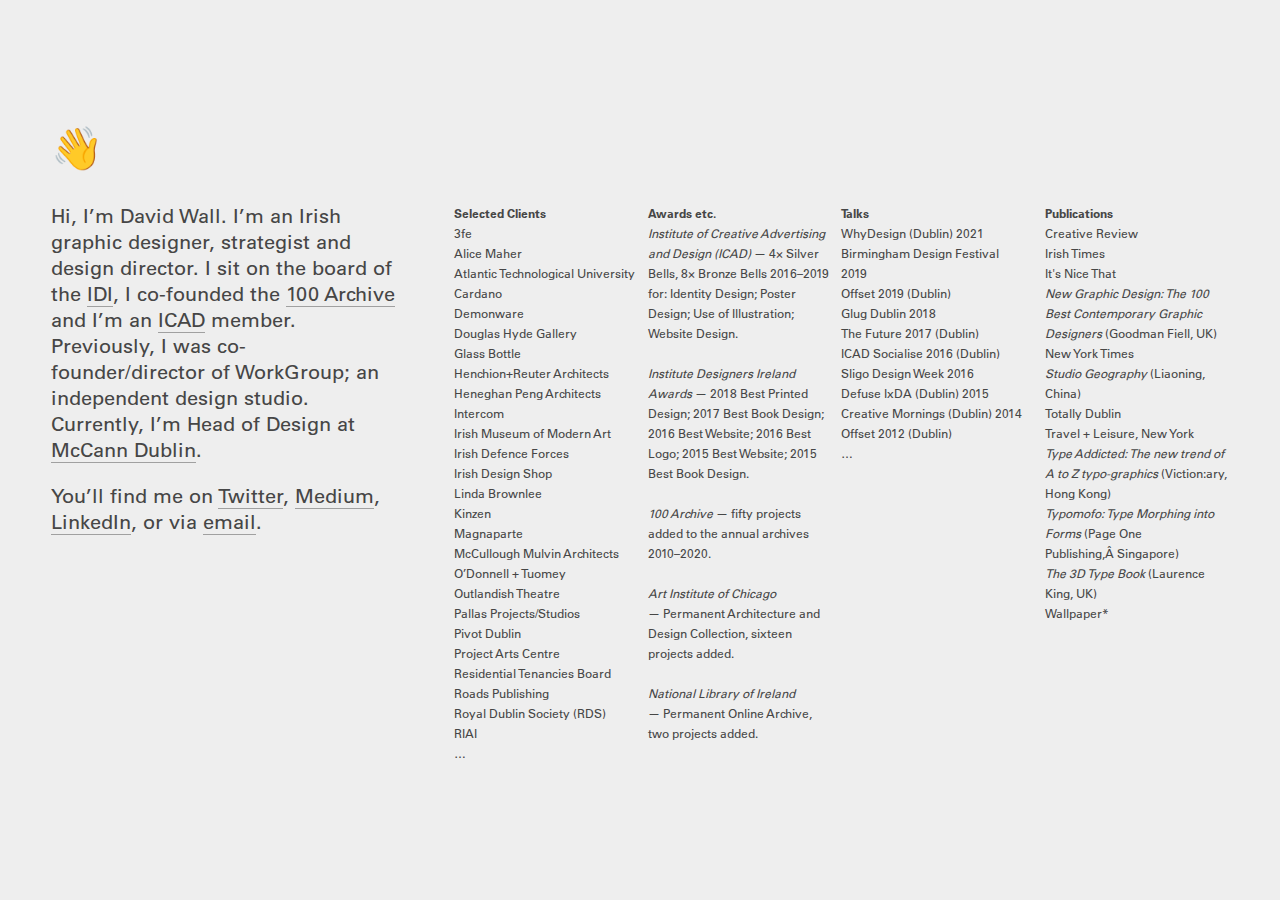
<file: 2021/index.html>
<!DOCTYPE html>
<html xmlns="http://www.w3.org/1999/xhtml" lang="en-US">
<head>
	<meta charset="utf-8" />
	<meta name="viewport" content="width=device-width, initial-scale=1.0, minimum-scale=1.0, maximum-scale=2.0, user-scalable=yes">

	<title>David Wall</title><meta
	http-equiv="Content-Type" content="text/html; charset=utf-8" />
	<meta content="minimal-ui">
<meta name="referrer" content="no-referrer-when-downgrade" /><meta
	name="generator" content="SEOmatic" /><link
	rel="canonical" href="http://davidfwall.com" /><link
	rel="alternate" href="http://davidfwall.com" hreflang="x-default" />
	<meta name="dcterms.Identifier" content="http://davidfwall.com" /><meta
	name="dcterms.Format" content="text/html" /><meta
	name="dcterms.Relation" content="David Wall" /><meta
	name="dcterms.Language" content="en" /><meta
	name="dcterms.Publisher" content="David Wall" /><meta
	name="dcterms.Type" content="text/html" /><meta
	name="dcterms.Coverage" content="http://davidfwall.com/" /><meta
	name="dcterms.Rights" content="Copyright &copy;2021 David Wall." /><meta
	name="dcterms.Title" content="David Wall" /><meta
	name="dcterms.Creator" content="David Wall" /><meta
	name="dcterms.Subject" content="" /><meta
	name="dcterms.Contributor" content="David Wall" /><meta
	name="dcterms.Date" content="2019-11-05" /><meta
	name="dcterms.Description" content="" /><meta
	property="og:type" content="website" /><meta
	property="og:locale" content="en_ie" /><meta
	property="og:url" content="http://davidfwall.com" /><meta
	property="og:title" content="David Wall" /><meta
	property="og:site_name" content="David Wall" />
	<meta name="google-site-verification" content="uS6nqHpoZUWJCnjVqRRYk8K-LPyZvvILPHxslN85KtY" />
	<link rel="home" href="http://davidfwall.com/" />

	<link rel="stylesheet" href="./css/reset.css">
	<link rel="stylesheet" href="./css/grid.css">
	<link rel="stylesheet" href="./css/vh.css">
	<link rel="stylesheet" href="./css/app.css">
	



</head>

    <body>		    
	<div class="container intro pad-top-15 m-pad-top-7">
		<div class="row">
						<div class="eleven columns end">
						<p class="hi"><span class="wave">👋</span></p>
						</div>
		</div>
		<div class="row">
			<div class="four columns">
				<p>Hi, I&rsquo;m David Wall. I&rsquo;m an Irish graphic designer, strategist and design director. I sit on the board of the <a href="http://www.idi-design.ie/" target="_blank" class="no_ul">IDI</a>, I co-founded the <a href="http://www.100archive.com/" target="_blank" class="no_ul">100 Archive</a> and I&rsquo;m an <a href="https://icad.ie/" target="_blank" class="no_ul">ICAD</a> member. Previously, I was co-founder/director of WorkGroup; an independent design studio. Currently, I&rsquo;m Head of Design at <a href="https://mccanndublin.com/" target="_blank" class="no_ul">McCann Dublin</a>.
				</p>
				<p>You&rsquo;ll find me on <a href="https://twitter.com/davidfwall/" target="_blank">Twitter</a>, <a href="https://medium.com/davidfwall/" target="_blank">Medium</a>, <a href="https://www.linkedin.com/in/davidfwall/" target="_blank">LinkedIn</a>, or via <a href="mailto:hello@davidfwall.com">email</a>.</p>
			</div>
			<div class="eight columns">
				<div class="row">
					<div class="three columns tablet-two">
						<ul class="red m-pad-top-7">
							<strong>Selected Clients</strong><br />
							<li>3fe</li>
							<li>Alice Maher</li>
							<li>Atlantic Technological University</li>
							<li>Cardano</li>
							<li>Demonware</li>
							<li>Douglas Hyde Gallery</li>
							<li>Glass Bottle</li>
							<li>Henchion+Reuter Architects</li>
							<li>Heneghan Peng Architects</li>
							<li>Intercom</li>
							<li>Irish Museum of Modern Art</li>
							<li>Irish Defence Forces</li>
							<li>Irish Design Shop</li>
							<li>Linda Brownlee<li>
							<li>Kinzen</li>
							<li>Magnaparte</li>
							<li>McCullough Mulvin Architects</li>
							<li>O&rsquo;Donnell + Tuomey</li>
							<li>Outlandish Theatre</li>
							<li>Pallas Projects/Studios</li>
							<li>Pivot Dublin</li>
							<li>Project Arts Centre</li>
							<li>Residential Tenancies Board</li>
							<li>Roads Publishing</li>
							<li>Royal Dublin Society (RDS)</li>
							<li>RIAI</li>	
							<li>&#8230;</li>
						</ul>
					</div>
					<div class="three columns tablet-two">
						<ul class="orange m-pad-top-7">
						<strong>Awards etc.</strong><br />
							<li><em>Institute of Creative Advertising and Design (ICAD)</em> &mdash; 4&times; Silver Bells, 8&times; Bronze Bells 2016&ndash;2019 for: Identity Design; Poster Design; Use of Illustration; Website Design.
							</li>
							<br />
							<li><em>Institute Designers Ireland Awards</em> &mdash; 2018 Best Printed Design; 2017 Best Book Design; 2016 Best Website; 2016 Best Logo; 2015 Best Website; 2015 Best Book Design.
							</li>
							<br />
							<li><em>100 Archive</em> &mdash; fifty projects added to the annual archives 2010&ndash;2020.</li>
							<br />
							<li><em>Art Institute of Chicago</em> &mdash; Permanent Architecture and Design Collection, sixteen projects added.</li>
							<br />
							<li><em>National Library of Ireland</em>	 &mdash; Permanent Online Archive, two projects added.</li>
							<br class="show-on-tablets"/>
							<br class="show-on-tablets"/>
							<br class="show-on-tablets"/>
							<br class="show-on-tablets"/>

						</ul>
					</div>
					<div class="three columns tablet-two">
						<ul class="purple m-pad-top-7">
							<strong>Talks</strong><br />
							<li>WhyDesign (Dublin) 2021</li>
							<li>Birmingham Design Festival 2019</li>
							<li>Offset 2019 (Dublin)</li>
							<li>Glug Dublin 2018</li>
							<li>The Future 2017 (Dublin)</li>
							<li>ICAD Socialise 2016 (Dublin)</li>
							<li>Sligo Design Week 2016</li>
							<li>Defuse IxDA (Dublin) 2015</li>
							<li>Creative Mornings (Dublin) 2014</li>
							<li>Offset 2012 (Dublin)</li>
							<li>&#8230;</li>
						</ul>
					</div>
					<div class="three columns tablet-two end">
						<ul class="green m-pad-top-7">
								<strong>Publications</strong><br />
								<li>Creative Review</li>
								<li>Irish Times</li>
								<li>It's Nice That</li>
								<li><em>New Graphic Design: The 100 Best Contemporary Graphic Designers</em> (Goodman Fiell, UK)</li>
								<li>New York Times<li>
								<li><em>Studio Geography</em> (Liaoning, China)</li>
								<li>Totally Dublin<li>
								<li>Travel + Leisure, New York<li>
								<li><em>Type Addicted: The new trend of A to Z typo-graphics</em> (Viction:ary, Hong Kong)</li>
								<li><em>Typomofo: Type Morphing into Forms</em> (Page One Publishing,Â Singapore)</li>
								<li><em>The 3D Type Book</em> (Laurence King, UK)</li>
								<li>Wallpaper*</li>
								<li></li>
							</ul>
					</div>
				</div>
			</div>
	</body>
</html>
</file>
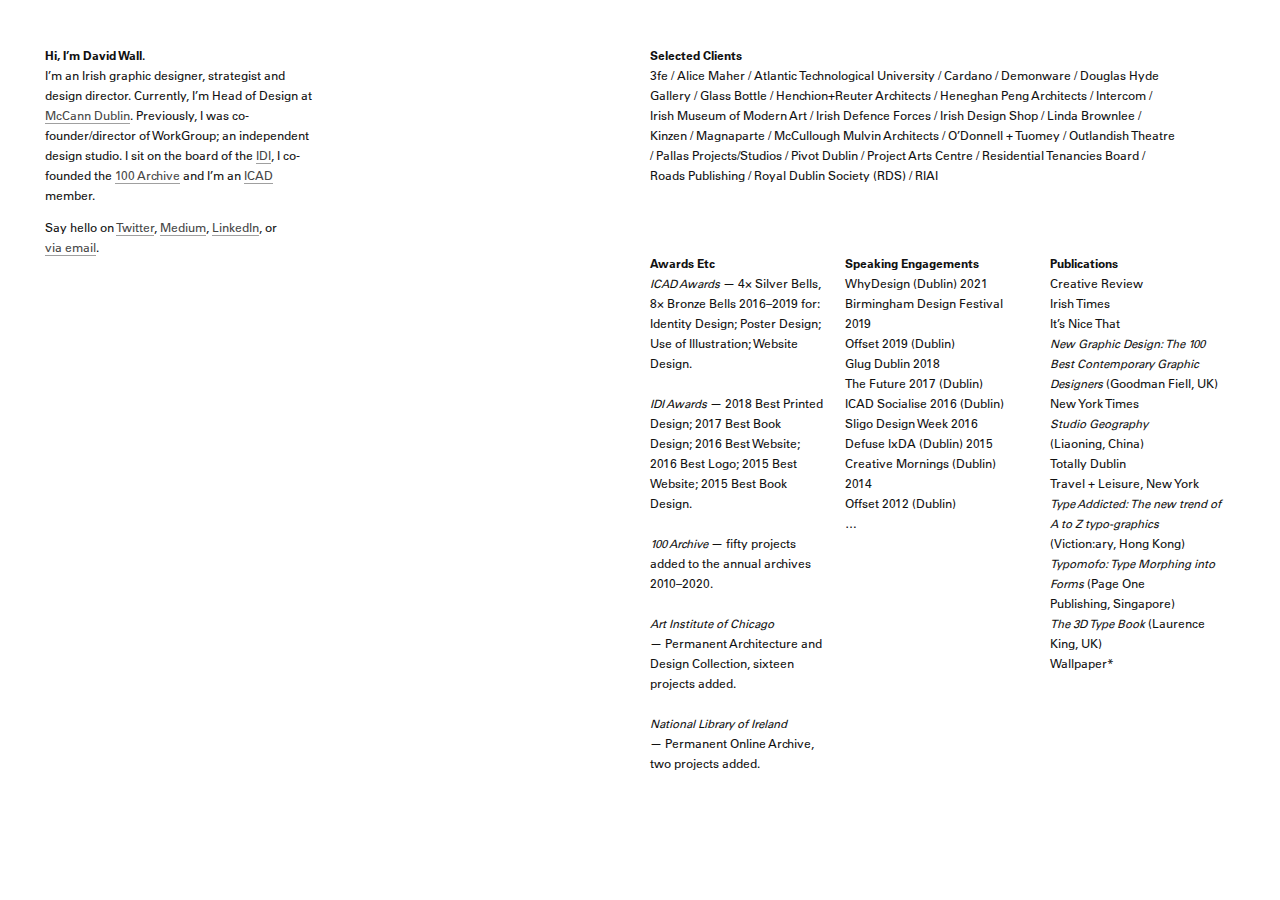
<file: 202201/index.html>
<!DOCTYPE html>
<html xmlns="http://www.w3.org/1999/xhtml" lang="en-US">
<head>
	<meta charset="utf-8" />
	<meta name="viewport" content="width=device-width, initial-scale=1.0, minimum-scale=1.0, maximum-scale=2.0, user-scalable=yes">

	<title>David Wall</title><meta
	http-equiv="Content-Type" content="text/html; charset=utf-8" />
	<meta content="minimal-ui">
<meta name="referrer" content="no-referrer-when-downgrade" /><meta
	name="generator" content="SEOmatic" /><link
	rel="canonical" href="http://davidfwall.com" /><link
	rel="alternate" href="http://davidfwall.com" hreflang="x-default" />
	<meta name="dcterms.Identifier" content="http://davidfwall.com" /><meta
	name="dcterms.Format" content="text/html" /><meta
	name="dcterms.Relation" content="David Wall" /><meta
	name="dcterms.Language" content="en" /><meta
	name="dcterms.Publisher" content="David Wall" /><meta
	name="dcterms.Type" content="text/html" /><meta
	name="dcterms.Coverage" content="http://davidfwall.com/" /><meta
	name="dcterms.Rights" content="Copyright &copy;2021 David Wall." /><meta
	name="dcterms.Title" content="David Wall" /><meta
	name="dcterms.Creator" content="David Wall" /><meta
	name="dcterms.Subject" content="" /><meta
	name="dcterms.Contributor" content="David Wall" /><meta
	name="dcterms.Date" content="2022-01-28" /><meta
	name="dcterms.Description" content="" /><meta
	property="og:type" content="website" /><meta
	property="og:locale" content="en_ie" /><meta
	property="og:url" content="http://davidfwall.com" /><meta
	property="og:title" content="David Wall" /><meta
	property="og:site_name" content="David Wall" />
	<meta name="google-site-verification" content="uS6nqHpoZUWJCnjVqRRYk8K-LPyZvvILPHxslN85KtY" />
	<link rel="home" href="http://davidfwall.com/" />

	<link rel="stylesheet" href="./css/reset.css">
	<link rel="stylesheet" href="./css/grid.css">
	<link rel="stylesheet" href="./css/vh.css">
	<link rel="stylesheet" href="./css/app.css">
	



</head>

    <body>		    
	<div class="container intro pad-top-5 m-pad-top-7">
		<!--<div class="row">
						<div class="eleven columns end">
						<p class="hi"><span class="wave">ðŸ‘‹</span></p>
						</div>-->
		</div>
		<div class="row">
			<div class="three columns">
				<h1>Hi, I&rsquo;m David Wall.</h1>
				<p>I&rsquo;m an Irish graphic designer, strategist and design director. Currently, I&rsquo;m Head of Design at <a href="https://mccanndublin.com/" target="_blank" class="no_ul">McCann Dublin</a>. Previously, I was co-founder/director of WorkGroup; an independent design studio. I sit on the board of the <a href="http://www.idi-design.ie/" target="_blank" class="no_ul">IDI</a>, I co-founded the <a href="http://www.100archive.com/" target="_blank" class="no_ul">100 Archive</a> and I&rsquo;m an <a href="https://icad.ie/" target="_blank" class="no_ul">ICAD</a> member.  
				</p>
				<p>Say hello on <a href="https://twitter.com/davidfwall/" target="_blank">Twitter</a>, <a href="https://medium.com/davidfwall/" target="_blank">Medium</a>, <a href="https://www.linkedin.com/in/davidfwall/" target="_blank">LinkedIn</a>, or <a href="mailto:hello@davidfwall.com">via&nbsp;email</a>.</p>
			</div>
			<div class="six columns offset-by-three">
					<div class="row m-pad-top-7">
						<div class="eleven columns">
							<strong>Selected Clients</strong><br />
							<ul class="red inline-slash">
							<li>3fe</li>
							<li>Alice Maher</li>
							<li>Atlantic Technological University</li>
							<li>Cardano</li>
							<li>Demonware</li>
							<li>Douglas Hyde Gallery</li>
							<li>Glass Bottle</li>
							<li>Henchion+Reuter Architects</li>
							<li>Heneghan Peng Architects</li>
							<li>Intercom</li>
							<li>Irish Museum of Modern Art</li>
							<li>Irish Defence Forces</li>
							<li>Irish Design Shop</li>
							<li>Linda Brownlee</li>
							<li>Kinzen</li>
							<li>Magnaparte</li>
							<li>McCullough Mulvin Architects</li>
							<li>O&rsquo;Donnell + Tuomey</li>
							<li>Outlandish Theatre</li>
							<li>Pallas Projects/Studios</li>
							<li>Pivot Dublin</li>
							<li>Project Arts Centre</li>
							<li>Residential Tenancies Board</li>
							<li>Roads Publishing</li>
							<li>Royal Dublin Society (RDS)</li>
							<li>RIAI</li>	
						</ul>
						</div>
				</div>
				<div class="row pad-top-5">
						<div class="four columns tablet-two">
						<ul class="orange m-pad-top-7">
						<strong>Awards Etc</strong><br />
							<li><em>ICAD Awards</em> &mdash; 4&times; Silver Bells, 8&times;&nbsp;Bronze Bells 2016&ndash;2019 for: Identity Design; Poster Design; Use of Illustration; Website Design.
							</li>
							<br />
							<li><em>IDI Awards</em> &mdash; 2018 Best Printed Design; 2017 Best Book Design; 2016 Best Website; 2016 Best Logo; 2015 Best Website; 2015 Best Book Design.
							</li>
							<br />
							<li><em>100 Archive</em> &mdash; fifty projects added to the annual archives 2010&ndash;2020.</li>
							<br />
							<li><em>Art Institute of Chicago</em> &mdash; Permanent Architecture and Design Collection, sixteen projects added.</li>
							<br />
							<li><em>National Library of Ireland</em>	 &mdash; Permanent Online Archive, two projects added.</li>
							<br class="show-on-tablets"/>
							<br class="show-on-tablets"/>
							<br class="show-on-tablets"/>
							<br class="show-on-tablets"/>

						</ul>
					</div>

					<div class="four columns tablet-two">
						<ul class="purple m-pad-top-7">
							<strong>Speaking Engagements</strong><br />
							<li>WhyDesign (Dublin) 2021</li>
							<li>Birmingham Design Festival 2019</li>
							<li>Offset 2019 (Dublin)</li>
							<li>Glug Dublin 2018</li>
							<li>The Future 2017 (Dublin)</li>
							<li>ICAD Socialise 2016 (Dublin)</li>
							<li>Sligo Design Week 2016</li>
							<li>Defuse IxDA (Dublin) 2015</li>
							<li>Creative Mornings (Dublin) 2014</li>
							<li>Offset 2012 (Dublin)</li>
							<li>&#8230;</li>
						</ul>
					</div>
					<div class="four columns tablet-two end">
						<ul class="green m-pad-top-7">
								<strong>Publications</strong><br />
								<li>Creative Review</li>
								<li>Irish Times</li>
								<li>It’s Nice That</li>
								<li><em>New Graphic Design: The 100 Best Contemporary Graphic Designers</em> (Goodman Fiell, UK)</li>
								<li>New York Times<li>
								<li><em>Studio Geography</em> (Liaoning,&nbsp;China)</li>
								<li>Totally Dublin<li>
								<li>Travel + Leisure, New York<li>
								<li><em>Type Addicted: The new trend of A to Z typo-graphics</em> (Viction:ary, Hong Kong)</li>
								<li><em>Typomofo: Type Morphing into Forms</em> (Page One Publishing, Singapore)</li>
								<li><em>The 3D Type Book</em> (Laurence King,&nbsp;UK)</li>
								<li>Wallpaper*</li>
								<li><br /></li>
								<li><br /></li>
								<li><br /></li>
							</ul>
					</div>
				</div>
				
				</div>
			</div>
	</body>
</html>
</file>
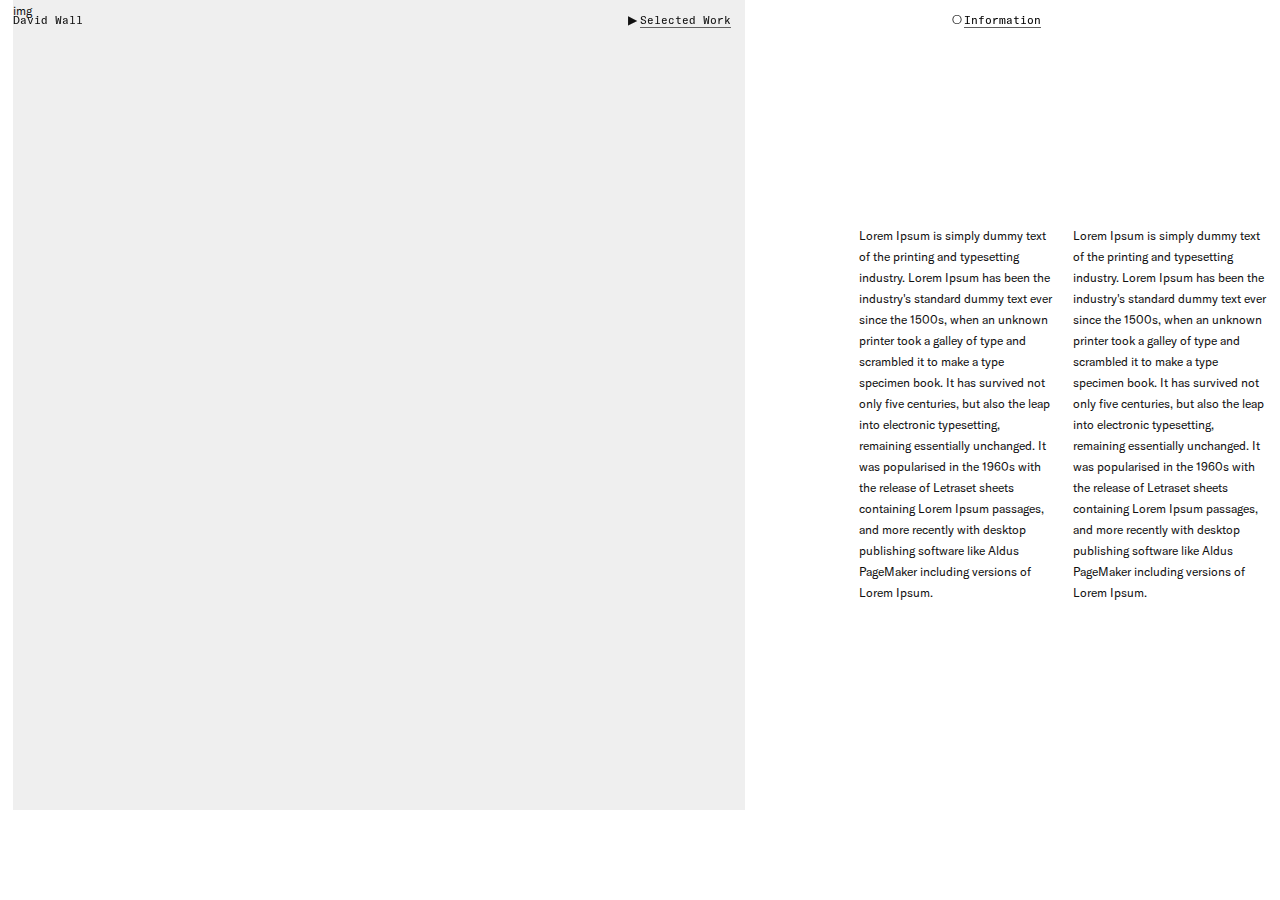
<file: folio.html>
<!DOCTYPE html>
<html xmlns="http://www.w3.org/1999/xhtml" lang="en-US">
<head> 
	<meta charset="utf-8" />
	<meta name="viewport" content="width=device-width, initial-scale=1.0, minimum-scale=1.0, maximum-scale=2.0, user-scalable=yes">

	<title>David Wall</title><meta
	http-equiv="Content-Type" content="text/html; charset=utf-8" />
	<meta content="minimal-ui">
<meta name="referrer" content="no-referrer-when-downgrade" /><meta
	name="generator" content="SEOmatic" /><link
	rel="canonical" href="http://davidfwall.com" /><link
	rel="alternate" href="http://davidfwall.com" hreflang="x-default" />
	<meta name="dcterms.Identifier" content="http://davidfwall.com" /><meta
	name="dcterms.Format" content="text/html" /><meta
	name="dcterms.Relation" content="David Wall" /><meta
	name="dcterms.Language" content="en" /><meta
	name="dcterms.Publisher" content="David Wall" /><meta
	name="dcterms.Type" content="text/html" /><meta
	name="dcterms.Coverage" content="http://davidfwall.com/" /><meta
	name="dcterms.Rights" content="Copyright &copy;2021 David Wall." /><meta
	name="dcterms.Title" content="David Wall" /><meta
	name="dcterms.Creator" content="David Wall" /><meta
	name="dcterms.Subject" content="" /><meta
	name="dcterms.Contributor" content="David Wall" /><meta
	name="dcterms.Date" content="2022-01-28" /><meta
	name="dcterms.Description" content="" /><meta
	property="og:type" content="website" /><meta
	property="og:locale" content="en_ie" /><meta
	property="og:url" content="http://davidfwall.com" /><meta
	property="og:title" content="David Wall" /><meta
	property="og:site_name" content="David Wall" />
	<meta name="google-site-verification" content="uS6nqHpoZUWJCnjVqRRYk8K-LPyZvvILPHxslN85KtY" />
	<link rel="home" href="http://davidfwall.com/" />

	<link rel="stylesheet" href="./css/reset.css">
	<link rel="stylesheet" href="./css/grid.css">
	<link rel="stylesheet" href="./css/vh.css">
	<link rel="stylesheet" href="./css/app.css">
	<link rel="stylesheet" href="./css/folio.css">
	



</head>

    <body>
	<div class="nav">
		<div class="container intro pad-top-1 m-pad-top-2">
		</div>
		<div class="row">
			<div class="three columns">
				<p><strong><em>David Wall</em></strong></p>
			</div>
			<div class="three columns">
			</div>
			<div class="three columns navlink">
			<a href="#selected"><span class="hanging">▶ </span><strong><em>Selected Work</em></strong></a>

			</div>
			<div class="three columns navlink">
			<a href="#information"><span class="hanging">○ </span><strong><em>Information</em></strong></a>
			</div>
		</div>
	</div>	
		
		
		
		
<!--	<div class="selected" id="selected">
		
	<video poster="img/poster.jpg" autoplay loop muted playsinline>
    <source src="img/202204.mp4" type="video/mp4" /></source>
    <source src="img/202204.ogv" type="video/ogg" /></source>
	</video>
		
	</div>




	<div class="container intro pad-top-25 m-pad-top-7" id="information">
	
		</div>
			<div class="container">
				<div class="row vh-90">
					<div class="three columns tablet-two">
						<h1><strong><em>Hi, I&rsquo;m David Wall.</em></strong></h1><br />
						<p>I&rsquo;m an Irish graphic designer, strategist and design director. Currently, I&rsquo;m Head of Design at <a href="https://mccanndublin.com/" target="_blank" class="no_ul">McCann Dublin</a>. Previously, I was co-founder/director of WorkGroup; an independent design studio. I sit on the board of the <a href="http://www.idi-design.ie/" target="_blank" class="no_ul">IDI</a>, I co-founded the <a href="http://www.100archive.com/" target="_blank" class="no_ul">100 Archive</a> and I&rsquo;m an <a href="https://icad.ie/" target="_blank" class="no_ul">ICAD</a> member.  
						</p>
						<p>Say hello on <a href="https://twitter.com/davidfwall/" target="_blank">Twitter</a>, <a href="https://medium.com/davidfwall/" target="_blank">Medium</a>, <a href="https://www.linkedin.com/in/davidfwall/" target="_blank">LinkedIn</a>, or <a href="mailto:hello@davidfwall.com">via&nbsp;email</a>.</p>
						<a class="reelcreds">Selected Work Credits</a>
						<p class="creds">I'm grateful to colleagues, collaborators and clients who have made this work possible: Atlantic TU created with design and strategy colleagues at McCann Dublin: Bren Byrne; Mariana Nevado; David Hussey; Cian Pawle-Bates; Lisa Haran; Ellie Lyness and Kimberly Goes. Cardano created with design and strategy colleagues at McCann Dublin: Bren Byrne; Felipe Ferreira; Leigh Morrow; Eamonn Rohan and David Nurse. Demonware created with Conor Nolan, along with Ruby Henderson, Jake Heavey and Kayleigh McCarthy at WorkGroup. Animation by Chris Lloyd. Glass Bottle designed with creative and strategy colleagues at McCann Dublin: Bren Byrne; Mariana Nevado; David Hussey; Cian Pawle-Bates; and with Max Phillips (lettering refinement). Kinzen created with Conor Nolan, along with Keelin Coyle at WorkGroup. WebGL development by Ankit Solanki. RTB created with design and strategy colleagues at McCann Dublin: Emily Turner and Sinead Cowen. 3fe designed with Conor Nolan and the team at WorkGroup, with development by Damien Gahan. Various books and publications designed with Conor Nolan and the team at WorkGroup. 
						</p>
					</div>
					<div class="three columns tablet-two m-pad-top-7">
						<strong><em>Selected Clients</em></strong><br /><br />
						<ul class="red inline-slash">
							<li>3fe</li>
							<li>Alice Maher</li>
							<li>Atlantic Technological University</li>
							<li>Cardano</li>
							<li>Demonware</li>
							<li>Douglas Hyde Gallery</li>
							<li>Glass Bottle</li>
							<li>Henchion+Reuter Architects</li>
							<li>Heneghan Peng Architects</li>
							<li>Intercom</li>
							<li>Irish Museum of Modern Art</li>
							<li>Irish Defence Forces</li>
							<li>Irish Design Shop</li>
							<li>Linda Brownlee</li>
							<li>Kinzen</li>
							<li>Magnaparte</li>
							<li>McCullough Mulvin Architects</li>
							<li>O&rsquo;Donnell + Tuomey</li>
							<li>Outlandish Theatre</li>
							<li>Pallas Projects/Studios</li>
							<li>Pivot Dublin</li>
							<li>Project Arts Centre</li>
							<li>Residential Tenancies Board</li>
							<li>Roads Publishing</li>
							<li>Royal Dublin Society (RDS)</li>
							<li>RIAI</li>	
						</ul>
					</div>

					<div class="two columns tablet-two m-pad-top-7">
						<ul class="">
						<strong><em>Awards Etc</em></strong><br /><br />
							<li><em>ICAD Awards</em> &mdash; 4&times; Silver Bells, 8&times;&nbsp;Bronze Bells 2016&ndash;2019 for: Identity Design; Poster Design; Use of Illustration; Website Design.
							</li>
							<br />
							<li><em>IDI Awards</em> &mdash; 2018 Best Printed Design; 2017 Best Book Design; 2016 Best Website; 2016 Best Logo; 2015 Best Website; 2015 Best Book Design.
							</li>
							<br />
							<li><em>100 Archive</em> &mdash; fifty projects added to the annual archives 2010&ndash;2020.</li>
							<br />
							<li><em>Art Institute of Chicago</em> &mdash; Permanent Architecture and Design Collection, sixteen projects added.</li>
							<br />
							<li><em>National Library of Ireland</em>	 &mdash; Permanent Online Archive, two projects added.</li>
						</ul>
					</div>

					<div class="two columns tablet-two">
						<ul class="purple m-pad-top-7">
							<strong><em>Speaking Engagements</em></strong><br /><br />
							<li>WhyDesign (Dublin) 2021</li>
							<li>Birmingham Design Festival 2019</li>
							<li>Offset 2019 (Dublin)</li>
							<li>Glug Dublin 2018</li>
							<li>The Future 2017 (Dublin)</li>
							<li>ICAD Socialise 2016 (Dublin)</li>
							<li>Sligo Design Week 2016</li>
							<li>Defuse IxDA (Dublin) 2015</li>
							<li>Creative Mornings (Dublin) 2014</li>
							<li>Offset 2012 (Dublin)</li>
							<li>&#8230;</li>
						</ul>
					</div>
					<div class="two columns tablet-two">
						<ul class="green m-pad-top-7 m-pad-bottom-15">
							<strong><em>Publications</em></strong><br /><br />
							<li>Creative Review</li>
							<li>Irish Times</li>
							<li>It’s Nice That</li>
							<li><em>New Graphic Design: The 100 Best Contemporary Graphic Designers</em> (Goodman Fiell, UK)</li>
							<li>New York Times<li>
							<li><em>Studio Geography</em> (Liaoning,&nbsp;China)</li>
							<li>Totally Dublin<li>
							<li>Travel + Leisure, New York<li>
							<li><em>Type Addicted: The new trend of A to Z typo-graphics</em> (Viction:ary, Hong Kong)</li>
							<li><em>Typomofo: Type Morphing into Forms</em> (Page One Publishing, Singapore)</li>
							<li><em>The 3D Type Book</em> (Laurence King,&nbsp;UK)</li>
							<li>Wallpaper*</li>
							</ul>
					</div>
				
				</div>
			</div>
-->

<div class="container">
	<div class="row">
		<div class="seven columns vh-90 m-vh-65 img pad-bottom 10">
			img
		</div>
		<div class="four columns offset-by-one">
			<div class="row pad-top-25 m-pad-top-5">
				<div class="six columns">
					Lorem Ipsum is simply dummy text of the printing and typesetting industry. Lorem Ipsum has been the industry's standard dummy text ever since the 1500s, when an unknown printer took a galley of type and scrambled it to make a type specimen book. It has survived not only five centuries, but also the leap into electronic typesetting, remaining essentially unchanged. It was popularised in the 1960s with the release of Letraset sheets containing Lorem Ipsum passages, and more recently with desktop publishing software like Aldus PageMaker including versions of Lorem Ipsum.<br /><br />
				</div>
				<div class="six columns end">
					Lorem Ipsum is simply dummy text of the printing and typesetting industry. Lorem Ipsum has been the industry's standard dummy text ever since the 1500s, when an unknown printer took a galley of type and scrambled it to make a type specimen book. It has survived not only five centuries, but also the leap into electronic typesetting, remaining essentially unchanged. It was popularised in the 1960s with the release of Letraset sheets containing Lorem Ipsum passages, and more recently with desktop publishing software like Aldus PageMaker including versions of Lorem Ipsum.<br /><br />
				</div>
			</div>
		</div>
	</div>
</div>
<script src="js/jquery.min.js"></script>

			<script>
				$(document).ready(function () {
				$(document).on('click','.reelcreds',function () {
				$("body").toggleClass("showcreds");
				});
				});
				
				$(window).scroll(function() {
				if($(window).scrollTop() < 400) {
				$('body').removeClass( "info" );
				$('body').addClass( "select" );
				} else {
				$('body').addClass( "info" );
				$('body').removeClass( "select" );
				}
				});

				
			</script>
	</body>
</html>
</file>
<file: 2021/css/grid.css>
/* @override 
	http://davidfwall.com/css/grid.css */

html {
  -webkit-box-sizing: border-box;
  -moz-box-sizing: border-box;
  box-sizing: border-box;
}
*, *:before, *:after {
  -webkit-box-sizing: inherit;
  -moz-box-sizing: inherit;
  box-sizing: inherit;
  }

 body, html{
 	width: 100vw;
 	max-width: 100vw;
 	overflow-x: hidden;
 }
  
.row { width: 1400px; max-width: 92%;
margin: 0 auto;
height: auto;position: relative;}
.row .row { width: auto; max-width: none; min-width: 0; margin: 0 0%; }
.row.collapse .column, .row.collapse .columns { padding: 0; }
.row .row { width: auto; max-width: none; min-width: 0; margin: 0 0%; }
.row .row.collapse { margin: 0; }

.column, .columns { float: left; min-height: 1px;
	padding: 0 .8vw 0 0;
	position: relative;
		
 }
.column.centered, .columns.centered { float: none; margin: 0 auto; }

[class*="column"] + [class*="column"]:last-child { float: right; padding: 0 0 0 .8vw;
}

[class*="column"] + [class*="column"].end { float: left; }



.one, .row .one { width: 8.333%; }

.two, .row .two { width: 16.667%; }

.three, .row .three { width: 25%; }

.four, .row .four { width: 33.333%; }

.five, .row .five { width: 41.667%; }

.six, .row .six { width: 50%; }

.seven, .row .seven { width: 58.333%; }

.eight, .row .eight { width: 66.667%; }

.nine, .row .nine { width: 75%; }

.ten, .row .ten { width: 83.333%; }

.eleven, .row .eleven { width: 91.667%; }

.twelve, .row .twelve { width: 100%; }



.row .offset-by-one { margin-left: 8.333%; }

.row .offset-by-two { margin-left: 16.667%; }

.row .offset-by-three { margin-left: 25%; }

.row .offset-by-four { margin-left: 33.333%; }

.row .offset-by-five { margin-left: 41.667%; }

.row .offset-by-six { margin-left: 50%; }

.row .offset-by-seven { margin-left: 58.333%; }

.row .offset-by-eight { margin-left: 66.667%; }

.row .offset-by-nine { margin-left: 75%; }

.row .offset-by-ten { margin-left: 83.333%; }

.row .offset-by-eleven { margin-left: 91.667%; }

.row .offset-by-twelve { margin-left: 100%; }


.push-two { left: 16.667%; }

.pull-two { right: 16.667%; }

.push-three { left: 30%; }

.pull-three { right: 30%; }

.push-four { left: 33.333%; }

.pull-four { right: 33.333%; }

.push-five { left: 41.667%; }

.pull-five { right: 41.667%; }

.push-six { left: 50%; }

.pull-six { right: 50%; }

.push-seven { left: 58.333%; }

.pull-seven { right: 58.333%; }

.push-eight { left: 66.667%; }

.pull-eight { right: 66.667%; }

.push-nine { left: 75%; }

.pull-nine { right: 75%; }

.push-ten { left: 83.333%; }

.pull-ten { right: 83.333%; }

.push-eleven { left: 91.667%; }

.pull-eleven { right: 91.667%; }

.push-twelve { left: 100%; }

.pull-twelve { right: 100%; }


img { height: auto; }

img, object, embed { max-width: 100%; }

img { -ms-interpolation-mode: bicubic; }

#map_canvas img, .map_canvas img { max-width: none!important; }

/* Nicolas Gallagher's micro clearfix */
.row { *zoom: 1; }
.row:before, .row:after { content: " "; display: table; }
.row:after { clear: both; }


/*	--------------------------------------------------
CSS Columns
-----------------------------------------------*/
.css-two-columns{-moz-column-count:2; -webkit-column-count:2; column-count:2;}
.css-three-columns{-moz-column-count:3; -webkit-column-count:3; column-count:3;}
.css-four-columns{-moz-column-count:4; -webkit-column-count:4; column-count:4;}
.css-five-columns{-moz-column-count:5; -webkit-column-count:5; column-count:5;}
.css-six-columns{-moz-column-count:6; -webkit-column-count:6; column-count:6;}



.css-two-columns p,
.css-three-columns p,
.css-four-columns p,
.css-five-columns p{
	-webkit-column-break-inside:avoid;
	page-break-inside:avoid;
	break-inside:avoid;
	width: 97%;
}


  .show-on-tablets{display: none}


@media only screen and (max-width: 1024px) {		

.css-two-columns,
.css-three-columns,
.css-four-columns,
.css-five-columns,
.css-six-columns{-moz-column-count:1; -webkit-column-count:1; column-count:1;}

.css-two-columns p,
.css-three-columns p,
.css-four-columns p,
.css-five-columns p{
	width: 90%;
}
.m-css-two-columns{-moz-column-count:2; -webkit-column-count:2; column-count:2;}
.m-css-three-columns{-moz-column-count:3; -webkit-column-count:3; column-count:3;}
.m-css-four-columns{-moz-column-count:4; -webkit-column-count:4; column-count:4;}
.m-css-five-columns{-moz-column-count:5; -webkit-column-count:5; column-count:5;}
.m-css-six-columns{-moz-column-count:6; -webkit-column-count:6; column-count:6;}



.m-css-two-columns p,
.m-css-three-columns p,
.m-css-four-columns p,
.m-css-five-columns p{
	-webkit-column-break-inside:avoid;
	page-break-inside:avoid;
	break-inside:avoid;
	width: 97%;
}

}



/* Block Grids ---------------------- */
/* These are 2-up, 3-up, 4-up and 5-up ULs, suited
for repeating blocks of content. Add 'mobile' to
them to switch them just like the layout grid
(one item per line) on phones

For IE7/8 compatibility block-grid items need to be
the same height. You can optionally uncomment the
lines below to support arbitrary height, but know
that IE7/8 do not support :nth-child.
-------------------------------------------------- */
.block-grid { display: block; overflow: hidden; padding: 0; }
.block-grid > li { display: block; height: auto; float: left; }
.block-grid.one-up { margin: 0; }
.block-grid.one-up > li { width: 100%; padding: 0 0 15px; }
.block-grid.two-up { margin: 0 -15px; }
.block-grid.two-up > li { width: 50%; padding: 0 15px 15px; }
.block-grid.two-up > li:nth-child(2n+1) { clear: both; }
.block-grid.three-up { margin: 0 -12px; }
.block-grid.three-up > li { width: 33.33333%; padding: 0 12px 12px; }
.block-grid.three-up > li:nth-child(3n+1) { clear: both; }
.block-grid.four-up { margin: 0 0px; }
.block-grid.four-up > li { width: 25%;padding: 0 8px 8px;}
.block-grid.four-up > li:nth-child(4n+1) { clear: both; }

.block-grid.five-up { margin: 0 -8px; }
.block-grid.five-up > li { width: 20%; padding: 0 8px 8px; }
.block-grid.five-up > li:nth-child(5n+1) { clear: both; }
.block-grid.six-up { margin: 0 -8px; }
.block-grid.six-up > li { width: 16.66667%; padding: 0 8px 8px; }
.block-grid.six-up > li:nth-child(6n+1) { clear: both; }
.block-grid.seven-up { margin: 0 -8px; }
.block-grid.seven-up > li { width: 14.28571%; padding: 0 8px 8px; }
.block-grid.seven-up > li:nth-child(7n+1) { clear: both; }
.block-grid.eight-up { margin: 0 -8px; }
.block-grid.eight-up > li { width: 12.5%; padding: 0 8px 8px; }
.block-grid.eight-up > li:nth-child(8n+1) { clear: both; }
.block-grid.nine-up { margin: 0 -8px; }
.block-grid.nine-up > li { width: 11.11111%; padding: 0 8px 8px; }
.block-grid.nine-up > li:nth-child(9n+1) { clear: both; }
.block-grid.ten-up { margin: 0 -8px; }
.block-grid.ten-up > li { width: 10%; padding: 0 8px 8px; }
.block-grid.ten-up > li:nth-child(10n+1) { clear: both; }
.block-grid.eleven-up { margin: 0 -8px; }
.block-grid.eleven-up > li { width: 9.09091%; padding: 0 8px 8px; }
.block-grid.eleven-up > li:nth-child(11n+1) { clear: both; }
.block-grid.twelve-up { margin: 0 -8px; }
.block-grid.twelve-up > li { width: 8.33333%; padding: 0 8px 8px; }
.block-grid.twelve-up > li:nth-child(12n+1) { clear: both; }



/* Small Devices ------------ */
@media only screen and (max-width: 1024px) { /* Global Misc --- */
  /*                 */
  .left, .right { float: none; }
  body { -webkit-text-size-adjust: none; -ms-text-size-adjust: none; width: 100%; min-width: 0; margin-left: 0; margin-right: 0; padding-left: 0; padding-right: 0; }
  /* The Grid --- */
  /*              */
  .row { width: 100%; max-width: 100%; min-width: 0; margin: 0; }
  .row .row { margin: 0; width: 100%; }

  .column, .columns { 
  width: auto !important; float: none;
  	padding: 0 7%;
  	position: relative;
  	box-sizing: border-box;
  }
  .columns .columns { 
  width: auto !important; float: none;
  	padding: 0 0%;
  	position: relative;
  	box-sizing: border-box;
  }
  
  .column:last-child, .columns:last-child { float: none; }
  [class*="column"] + [class*="column"]:last-child { float: none;padding: 0 7%; }
  [class*="column"] + [class*="column"].end { float: left; padding: 0;
  }
  .column:before, .columns:before, .column:after, .columns:after { content: ""; display: table; }
  .column:after, .columns:after { clear: both; }
  .offset-by-one, .offset-by-two, .offset-by-three, .offset-by-four, .offset-by-five, .offset-by-six, .offset-by-seven, .offset-by-eight, .offset-by-nine, .offset-by-ten { margin-left: 0 !important; }
  .push-two, .push-three, .push-four, .push-five, .push-six, .push-seven, .push-eight, .push-nine, .push-ten { left: auto; }
  .pull-two, .pull-three, .pull-four, .pull-five, .pull-six, .pull-seven, .pull-eight, .pull-nine, .pull-ten { right: auto; }
  /* Mobile 4-column Grid */
  .row .mobile-one { width: 25% !important; float: left; padding: 0 15px; }
  .row .mobile-one:last-child { float: right; }
  .row .mobile-one.end { float: left; }
  .row.collapse .mobile-one { padding: 0; }
  .row .mobile-two { width: 50% !important; float: left; padding: 0 15px; }
  .row .mobile-two:last-child { float: right; }
  .row .mobile-two.end { float: left; }
  .row.collapse .mobile-two { padding: 0; }
  .row .mobile-three { width: 75% !important; float: left; padding: 0 15px; }
  .row .mobile-three:last-child { float: right; }
  .row .mobile-three.end { float: left; }
  .row.collapse .mobile-three { padding: 0; }
  .row .mobile-four { width: 100% !important; float: left; padding: 0 15px; }
  .row .mobile-four:last-child { float: right; }
  .row .mobile-four.end { float: left; }
  .row.collapse .mobile-four { padding: 0; }
  .push-one-mobile { left: 25%; }
  .pull-one-mobile { right: 25%; }
  .push-two-mobile { left: 50%; }
  .pull-two-mobile { right: 50%; }
  .push-three-mobile { left: 75%; }
  .pull-three-mobile { right: 75%; }
  /* Block Grids --- */
  /*                 */
  .block-grid.mobile > li { float: none; width: 100%; margin-left: 0; }
  .block-grid > li { clear: none; }
  .block-grid.mobile-one-up > li { width: 100%; }
  .block-grid.mobile-two-up > li { width: 50%; }
  .block-grid.mobile-two-up > li:nth-child(2n+1) { clear: both; }
  .block-grid.mobile-three-up > li { width: 33.33333%; }
  .block-grid.mobile-three-up > li:nth-child(3n+1) { clear: both; }
  .block-grid.mobile-four-up > li { width: 25%; }
  .block-grid.mobile-four-up > li:nth-child(4n+1) { clear: both; }
  .block-grid.mobile-five-up > li { width: 20%; }
  .block-grid.mobile-five-up > li:nth-child(5n+1) { clear: both; }
  .block-grid.mobile-six-up > li { width: 16.66667%; }
  .block-grid.mobile-six-up > li:nth-child(6n+1) { clear: both; }
  .block-grid.mobile-seven-up > li { width: 14.28571%; }
  .block-grid.mobile-seven-up > li:nth-child(7n+1) { clear: both; }
  .block-grid.mobile-eight-up > li { width: 12.5%; }
  .block-grid.mobile-eight-up > li:nth-child(8n+1) { clear: both; }
  .block-grid.mobile-nine-up > li { width: 11.11111%; }
  .block-grid.mobile-nine-up > li:nth-child(9n+1) { clear: both; }
  .block-grid.mobile-ten-up > li { width: 10%; }
  .block-grid.mobile-ten-up > li:nth-child(10n+1) { clear: both; }
  .block-grid.mobile-eleven-up > li { width: 9.09091%; }
  .block-grid.mobile-eleven-up > li:nth-child(11n+1) { clear: both; }
  .block-grid.mobile-twelve-up > li { width: 8.33333%; }
  .block-grid.mobile-twelve-up > li:nth-child(12n+1) { clear: both; }

}
@media only screen and (max-width: 768px) and (min-width: 570px) {
  .row .tablet-one:last-child, .row .tablet-two:last-child, .row .tablet-three:last-child, .row .tablet-four:last-child {
    float: right;
    margin-right: 0;
  }

  .row .tablet-one, .row .tablet-two, .row .tablet-three, .row .tablet-four {
    margin-right: 3%;
    float: left !important;
    min-height: 1px;
    position: relative;
  }

  .row .tablet-one {
    width: 21.68% !important;
  }

  .row .tablet-two {
    width: 47% !important;
  }

  .row .tablet-three {
    width: 73.9% !important;
  }

  .row .tablet-four {
    width: 100% !important;
  }

  .row .push-one-tablet {
    left: 26.08%;
  }

  .row .push-two-tablet {
    left: 52.2%;
  }

  .row .push-three-tablet {
    left: 78.3%;
  }

  .row .pull-one-tablet {
    right: 26.08%;
  }

  .row .pull-two-tablet {
    right: 52.2%;
  }

  .row .pull-three-tablet {
    right: 78.3%;
  }


  .row .tablet-one.centered:last-child, .row .tablet-two.centered:last-child, .row .tablet-three.centered:last-child, .row .tablet-four.centered:last-child {
     float: none!important;
     margin: 0 auto;
  }

  .row .tablet-one.centered, .row .tablet-two.centered, .row .tablet-three.centered, .row .tablet-four.centered {
 /*    float: !important;*/
     margin: 0 auto;
  }
  
  .show-on-tablets{display: inline-block}
}
/* Mobile 4-column Grid */
@media only screen and (max-width: 569px) {
  .row .phone-one:last-child, .row .phone-two:last-child, .row .phone-three:last-child, .row .phone-four:last-child {
    float: right;
    margin-right: 0;
  }

  .row .phone-one, .row .phone-two, .row .phone-three, .row .phone-four {
    margin-right: 4.4%;
    float: left !important;
    min-height: 1px;
    position: relative;
  }

  .row .phone-one.centered:last-child, .row .phone-two.centered:last-child, .row .phone-three.centered:last-child, .row .phone-four.centered:last-child {
     float: none!important;
     margin: 0 auto;
  }

  .row .phone-one.centered, .row .phone-two.centered, .row .phone-three.centered, .row .phone-four.centered {
 /*    float: !important;*/
     margin: 0 auto;
  }

  .row .phone-one {
    width: 21.68% !important;
  }

  .row .phone-two {
    width: 45.6% !important;
  }

  .row .phone-three {
    width: 73.9% !important;
  }

  .row .phone-four {
    width: 100% !important;
  }

  .row .push-one-phone {
    left: 26.08%;
  }

  .row .push-two-phone {
    left: 52.2%;
  }

  .row .push-three-phone {
    left: 78.3%;
  }

  .row .pull-one-phone {
    right: 26.08%;
  }

  .row .pull-two-phone {
    right: 52.2%;
  }

  .row .pull-three-phone {
    right: 78.3%;
  }
}



@media only screen and (max-width: 1024px) and (min-width: 768px) {


  /* Block Grids --- */
  /*                 */
  .block-grid.tablet > li { float: none; width: 100%; margin-left: 0; }
  .block-grid > li { clear: none; }
  .block-grid.tablet-one-up > li { width: 100%; }
  .block-grid.tablet-two-up > li { width: 50%; }
  .block-grid.tablet-two-up > li:nth-child(2n+1) { clear: none; }
  .block-grid.tablet-three-up > li { width: 33.33333%; }
  .block-grid.tablet-three-up > li:nth-child(3n+1) { clear: none; }
  .block-grid.tablet-four-up > li { width: 25%; }
  .block-grid.tablet-four-up > li:nth-child(4n+1) { clear: both; }
  .block-grid.tablet-five-up > li { width: 20%; }
  .block-grid.tablet-five-up > li:nth-child(5n+1) { clear: both; }
  .block-grid.tablet-six-up > li { width: 16.66667%; }
  .block-grid.tablet-six-up > li:nth-child(6n+1) { clear: both; }
  .block-grid.tablet-seven-up > li { width: 14.28571%; }
  .block-grid.tablet-seven-up > li:nth-child(7n+1) { clear: both; }
  .block-grid.tablet-eight-up > li { width: 12.5%; }
  .block-grid.tablet-eight-up > li:nth-child(8n+1) { clear: both; }
  .block-grid.tablet-nine-up > li { width: 11.11111%; }
  .block-grid.tablet-nine-up > li:nth-child(9n+1) { clear: both; }
  .block-grid.tablet-ten-up > li { width: 10%; }
  .block-grid.tablet-ten-up > li:nth-child(10n+1) { clear: both; }
  .block-grid.tablet-eleven-up > li { width: 9.09091%; }
  .block-grid.tablet-eleven-up > li:nth-child(11n+1) { clear: both; }
  .block-grid.tablet-twelve-up > li { width: 8.33333%; }
  .block-grid.tablet-twelve-up > li:nth-child(12n+1) { clear: both; }

}
</file>
<file: 2021/css/vh.css>
@media (min-width: 1024px) {


/*VH*/
.vh-1{
	min-height: 10px;
	min-height: 1vh;
}
.vh-2{
	min-height: 20px;
	min-height: 2vh;
}
.vh-5{
	min-height: 100px;
	min-height: 5vh;
}
.vh-10{
	min-height: 100px;
	min-height: 10vh;
}
.vh-15{
	min-height: 100px;
	min-height: 15vh;
}
.vh-20{
	min-height: 200px;
	min-height: 20vh;
}

.vh-25{
	min-height: 200px;
	min-height: 25vh;
}
.vh-30{
	min-height: 200px;
	min-height: 30vh;
}

.vh-35{
	min-height: 200px;
	min-height: 35vh;
}
.vh-40{
	min-height: 200px;
	min-height: 40vh;
}

.vh-45{
	min-height: 300px;
	min-height: 45vh;
}
.vh-50{
	min-height: 400px;
	min-height: 50vh;
}
.vh-55{
	min-height: 420px;
	min-height: 55vh;
}
.vh-60{
	min-height: 480px;
	min-height: 60vh;
}
.vh-65{
	min-height: 480px;
	min-height: 65vh;
}
.vh-70{
	min-height: 560px;
	min-height: 70vh;
}
.vh-75{
	min-height: 560px;
	min-height: 75vh;
}
.vh-80{
	min-height: 640px;
	min-height: 80vh;
}
.vh-85{
	min-height: 640px;
	min-height: 80vh;
}
.vh-90{
	min-height: 720px;
	min-height: 90vh;
}
.vh-95{
	min-height: 720px;
	min-height: 95vh;
}
.vh-100{
	min-height: 800px;
	min-height: 100vh;
}
/**/



.vh-110{
	min-height: 800px;
	min-height: 110vh;
}

.vh-120{
	min-height: 800px;
	min-height: 120vh;
}
.vh-130{
	min-height: 800px;
	min-height: 130vh;
}
.vh-140{
	min-height: 800px;
	min-height: 140vh;
}
.vh-150{
	min-height: 800px;
	min-height: 150vh;
}
.vh-160{
	min-height: 800px;
	min-height: 160vh;
}
.vh-170{
	min-height: 800px;
	min-height: 170vh;
}
.vh-180{
	min-height: 800px;
	min-height: 180vh;
}
.vh-190{
	min-height: 800px;
	min-height: 190vh;
}
.vh-200{
	min-height: 800px;
	min-height: 200vh;
}


.pad-top-1 {	padding-top: 1vh;}
.pad-top-2 {	padding-top: 2vh;}
.pad-top-5 {	padding-top: 5vh;}
.pad-top-7 {	padding-top: 7vh;}
.pad-top-10{	padding-top: 10vh;}
.pad-top-15{	padding-top: 15vh;}
.pad-top-20{	padding-top: 20vh;}
.pad-top-25{	padding-top: 25vh;}
.pad-top-30{	padding-top: 30vh;}
.pad-top-35{	padding-top: 35vh;}
.pad-top-40{	padding-top: 40vh;}
.pad-top-45{	padding-top: 45vh;}
.pad-top-50{	padding-top: 50vh;}
.pad-top-55{	padding-top: 55vh;}
.pad-top-60{	padding-top: 60vh;}
.pad-top-65{	padding-top: 65vh;}
.pad-top-70{	padding-top: 70vh;}
.pad-top-75{	padding-top: 75vh;}
.pad-top-80{	padding-top: 80vh;}
.pad-top-85{	padding-top: 85vh;}
.pad-top-90{	padding-top: 90vh;}
.pad-top-95{	padding-top: 95vh;}
.pad-top-100{	padding-top: 100vh;}


.pad-bottom-1 {	padding-bottom: 1vh;}
.pad-bottom-2 {	padding-bottom: 2vh;}
.pad-bottom-5 {	padding-bottom: 5vh;}
.pad-bottom-7 {	padding-bottom: 7vh;}
.pad-bottom-10{	padding-bottom: 10vh;}
.pad-bottom-15{	padding-bottom: 15vh;}
.pad-bottom-20{	padding-bottom: 20vh;}
.pad-bottom-25{	padding-bottom: 25vh;}
.pad-bottom-30{	padding-bottom: 30vh;}
.pad-bottom-35{	padding-bottom: 35vh;}
.pad-bottom-40{	padding-bottom: 40vh;}
.pad-bottom-45{	padding-bottom: 45vh;}
.pad-bottom-50{	padding-bottom: 50vh;}
.pad-bottom-55{	padding-bottom: 55vh;}
.pad-bottom-60{	padding-bottom: 60vh;}
.pad-bottom-65{	padding-bottom: 65vh;}
.pad-bottom-70{	padding-bottom: 70vh;}
.pad-bottom-75{	padding-bottom: 75vh;}
.pad-bottom-80{	padding-bottom: 80vh;}
.pad-bottom-85{	padding-bottom: 85vh;}
.pad-bottom-90{	padding-bottom: 90vh;}
.pad-bottom-95{	padding-bottom: 95vh;}
.pad-bottom-100{padding-bottom: 100vh;}


.pad-top-neg-1 {	margin-top: -1vh!important;}
.pad-top-neg-2 {	margin-top: -2vh!important;}
.pad-top-neg-5 {	margin-top: -5vh!important;}
.pad-top-neg-7 {	margin-top: -7vh!important;}
.pad-top-neg-10{	margin-top: -10vh!important;}
.pad-top-neg-15{	margin-top: -15vh!important;}
.pad-top-neg-20{	margin-top: -20vh!important;}
.pad-top-neg-25{	margin-top: -25vh!important;}
.pad-top-neg-30{	margin-top: -30vh!important;}
.pad-top-neg-35{	margin-top: -35vh!important;}
.pad-top-neg-40{	margin-top: -40vh!important;}
.pad-top-neg-45{	margin-top: -45vh!important;}
.pad-top-neg-50{	margin-top: -50vh!important;}
.pad-top-neg-55{	margin-top: -55vh!important;}
.pad-top-neg-60{	margin-top: -60vh!important;}
.pad-top-neg-65{	margin-top: -65vh!important;}
.pad-top-neg-70{	margin-top: -70vh!important;}
.pad-top-neg-75{	margin-top: -75vh!important;}
.pad-top-neg-80{	margin-top: -80vh!important;}
.pad-top-neg-85{	margin-top: -85vh!important;}
.pad-top-neg-90{	margin-top: -90vh!important;}
.pad-top-neg-95{	margin-top: -95vh!important;}
.pad-top-neg-100{	margin-top: -100vh!important;}


}

@media (max-width: 1024px) {

/*VH*/

.m-vh-2{
	min-height: 20px;
	min-height: 2vh;
}
.m-vh-5{
	min-height: 100px;
	min-height: 5vh;
}
.m-vh-10{
	min-height: 100px;
	min-height: 10vh;
}
.m-vh-15{
	min-height: 100px;
	min-height: 15vh;
}
.m-vh-20{
	min-height: 200px;
	min-height: 20vh;
}

.m-vh-25{
	min-height: 200px;
	min-height: 25vh;
}
.m-vh-30{
	min-height: 200px;
	min-height: 30vh;
}

.m-vh-35{
	min-height: 200px;
	min-height: 35vh;
}
.m-vh-40{
	min-height: 200px;
	min-height: 40vh;
}

.m-vh-45{
	min-height: 300px;
	min-height: 45vh;
}
.m-vh-50{
	min-height: 400px;
	min-height: 50vh;
}
.m-vh-55{
	min-height: 420px;
	min-height: 55vh;
}
.m-vh-60{
	min-height: 480px;
	min-height: 60vh;
}
.m-vh-65{
	min-height: 480px;
	min-height: 65vh;
}
.m-vh-70{
	min-height: 560px;
	min-height: 70vh;
}
.m-vh-75{
	min-height: 560px;
	min-height: 75vh;
}
.m-vh-80{
	min-height: 640px;
	min-height: 80vh;
}
.m-vh-85{
	min-height: 640px;
	min-height: 80vh;
}
.m-vh-90{
	min-height: 720px;
	min-height: 90vh;
}
.m-vh-95{
	min-height: 720px;
	min-height: 95vh;
}
.m-vh-100{
	min-height: 800px;
	min-height: 100vh;
}


.m-pad-top-2 {	padding-top: 2vh;}
.m-pad-top-5 {	padding-top: 5vh;}
.m-pad-top-7 {	padding-top: 7vh;}
.m-pad-top-10{	padding-top: 10vh;}
.m-pad-top-15{	padding-top: 15vh;}
.m-pad-top-20{	padding-top: 20vh;}
.m-pad-top-25{	padding-top: 25vh;}
.m-pad-top-30{	padding-top: 30vh;}
.m-pad-top-35{	padding-top: 35vh;}
.m-pad-top-40{	padding-top: 40vh;}
.m-pad-top-45{	padding-top: 45vh;}
.m-pad-top-50{	padding-top: 50vh;}
.m-pad-top-55{	padding-top: 55vh;}
.m-pad-top-60{	padding-top: 60vh;}
.m-pad-top-65{	padding-top: 65vh;}
.m-pad-top-70{	padding-top: 70vh;}
.m-pad-top-75{	padding-top: 75vh;}
.m-pad-top-80{	padding-top: 80vh;}
.m-pad-top-85{	padding-top: 85vh;}
.m-pad-top-90{	padding-top: 90vh;}
.m-pad-top-95{	padding-top: 95vh;}
.m-pad-top-100{	padding-top: 100vh;}


.m-pad-bottom-2 {	padding-bottom: 2vh;}
.m-pad-bottom-5 {	padding-bottom: 5vh;}
.m-pad-bottom-7 {	padding-bottom: 7vh;}
.m-pad-bottom-10{	padding-bottom: 10vh;}
.m-pad-bottom-15{	padding-bottom: 15vh;}
.m-pad-bottom-20{	padding-bottom: 20vh;}
.m-pad-bottom-25{	padding-bottom: 25vh;}
.m-pad-bottom-30{	padding-bottom: 30vh;}
.m-pad-bottom-35{	padding-bottom: 35vh;}
.m-pad-bottom-40{	padding-bottom: 40vh;}
.m-pad-bottom-45{	padding-bottom: 45vh;}
.m-pad-bottom-50{	padding-bottom: 50vh;}
.m-pad-bottom-55{	padding-bottom: 55vh;}
.m-pad-bottom-60{	padding-bottom: 60vh;}
.m-pad-bottom-65{	padding-bottom: 65vh;}
.m-pad-bottom-70{	padding-bottom: 70vh;}
.m-pad-bottom-75{	padding-bottom: 75vh;}
.m-pad-bottom-80{	padding-bottom: 80vh;}
.m-pad-bottom-85{	padding-bottom: 85vh;}
.m-pad-bottom-90{	padding-bottom: 90vh;}
.m-pad-bottom-95{	padding-bottom: 95vh;}
.m-pad-bottom-100{padding-bottom: 100vh;}





.m-pad-top-neg-1 {	margin-top: -1vh!important;}
.m-pad-top-neg-2 {	margin-top: -2vh!important;}
.m-pad-top-neg-5 {	margin-top: -5vh!important;}
.m-pad-top-neg-7 {	margin-top: -7vh!important;}
.m-pad-top-neg-10{	margin-top: -10vh!important;}
.m-pad-top-neg-15{	margin-top: -15vh!important;}
.m-pad-top-neg-20{	margin-top: -20vh!important;}
.m-pad-top-neg-25{	margin-top: -25vh!important;}
.m-pad-top-neg-30{	margin-top: -30vh!important;}
.m-pad-top-neg-35{	margin-top: -35vh!important;}
.m-pad-top-neg-40{	margin-top: -40vh!important;}
.m-pad-top-neg-45{	margin-top: -45vh!important;}
.m-pad-top-neg-50{	margin-top: -50vh!important;}
.m-pad-top-neg-55{	margin-top: -55vh!important;}
.m-pad-top-neg-60{	margin-top: -60vh!important;}
.m-pad-top-neg-65{	margin-top: -65vh!important;}
.m-pad-top-neg-70{	margin-top: -70vh!important;}
.m-pad-top-neg-75{	margin-top: -75vh!important;}
.m-pad-top-neg-80{	margin-top: -80vh!important;}
.m-pad-top-neg-85{	margin-top: -85vh!important;}
.m-pad-top-neg-90{	margin-top: -90vh!important;}
.m-pad-top-neg-95{	margin-top: -95vh!important;}
.m-pad-top-neg-100{	margin-top: -100vh!important;}


}
</file>
<file: 2021/css/app.css>
/* @override 
	http://davidfwall.com/css/app.css */


body {
	background: #eee;
	color: #464646;
	-webkit-text-size-adjust: 100%;
	-ms-text-size-adjust: 100%;
	-moz-osx-font-smoothing: grayscale;
	text-rendering: optimizeLegibility;
	-webkit-font-smoothing: antialiased;
font-family:  'Univers', -apple-system, BlinkMacSystemFont, "Segoe UI", Roboto, Helvetica, Arial, sans-serif, "Apple Color Emoji", "Segoe UI Emoji", "Segoe UI Symbol";
	font-size: 12px;
	line-height: 20px;
	font-weight: 400;
	display: inline;
}

strong {
	font-weight: 900;
}
	em {
	font-style: italic;
}
ul {
	padding-bottom: 2em;
}
	a, a:hover, a:focus {
			color: #464646;

		text-decoration: none;
		border-bottom: 1px solid #a0a0a0;
	}
	a:hover, a:focus {

		border-bottom: 1px solid #3a3a3a;
	}
	
p {
	padding-bottom: 1em;
	width: 95%;
}


.intro h1, .intro p {
	font-size: 20px;
	line-height: 26px;
	font-weight: 300;
	width: 90%
}

p.hi {
	font-size: 42px;
}
span.wave {
	cursor: default;
	
}
.hi:hover span.wave, .hi:active span.wave,
span.wave:hover, span.wave:active  {
  animation-name: wave-animation;    /* Refers to the name of your @keyframes element below */
  animation-duration: 1s;          /* Change to speed up or slow down */
  animation-iteration-count: infinite;    /* Never stop waving :) */
  transform-origin: 70% 70%;         /* Pivot around the bottom-left palm */
  display: inline-block;
}

@keyframes wave-animation {
    0% { transform: rotate(  0.0deg) }
   10% { transform: rotate(-10.0deg) }    /* The following four values can be played with to make the waving more or less extreme */
   20% { transform: rotate( 12.0deg) }
   30% { transform: rotate(-10.0deg) }
   40% { transform: rotate(  9.0deg) }
   50% { transform: rotate(  0.0deg) }    /* Reset for the last half to pause */
  100% { transform: rotate(  0.0deg) }
}



.clearfix:before,
.clearfix:after {
   content: '\0020';
   display: block;
   overflow: hidden;
   visibility: hidden;
   width: 0;
   height: 0;
}
.clearfix:after { clear: both; }
.clearfix { zoom: 1; }


@media (max-width: 567px) {
.intro h1, .intro p {
	font-size: 17px;
	line-height: 24px;
	font-weight: 300;
	width: 99%
}
p.hi {
	font-size: 56px;
	margin-left: -5px;
	
}
li {
	width: 95%;


}

.hi span.wave, .hi span.wave {
  animation-name: wave-animation;    /* Refers to the name of your @keyframes element below */
  animation-duration: 10s;          /* Change to speed up or slow down */
  animation-iteration-count: infinite;    /* Never stop waving :) */
  transform-origin: 70% 70%;         /* Pivot around the bottom-left palm */
  display: inline-block;
}

@keyframes wave-animation {
    0% { transform: rotate(  0.0deg) }
   1% { transform: rotate(-10.0deg) }    /* The following four values can be played with to make the waving more or less extreme */
   2% { transform: rotate( 12.0deg) }
   3% { transform: rotate(-10.0deg) }
   4% { transform: rotate(  9.0deg) }
   5% { transform: rotate(  0.0deg) }    /* Reset for the last half to pause */
  100% { transform: rotate(  0.0deg) }
}

}


@font-face {
    font-family: 'Moderat-Web';
    src: url('../font/moderat-regular-webfont.eot');
    src: url('../font/moderat-regular-webfont.eot?#iefix') format('embedded-opentype'),
         url('../font/moderat-regular-webfont.woff2') format('woff2'),
         url('../font/moderat-regular-webfont.woff') format('woff'),
         url('../font/moderat-regular-webfont.ttf') format('truetype'),
         url('../font/moderat-regular-webfont.svg#moderatregular') format('svg');
    font-weight: normal;
    font-style: normal;

}


@font-face {
    font-family: 'Moderat-Web';
    src: url('../font/moderat-bold-webfont.eot');
    src: url('../font/moderat-bold-webfont.eot?#iefix') format('embedded-opentype'),
         url('../font/moderat-bold-webfont.woff2') format('woff2'),
         url('../font/moderat-bold-webfont.woff') format('woff'),
         url('../font/moderat-bold-webfont.ttf') format('truetype'),
         url('../font/moderat-bold-webfont.svg#moderatbold') format('svg');
    font-weight: bold;
    font-style: normal;

}

@font-face{
    font-family:"Univers";
    src:
         url('../font/Univers55.woff2') format('woff2'),
         url('../font/Univers55.woff') format('woff');
    font-weight: normal;
    font-style: normal;

}

@font-face{
    font-family:"Univers";
    src:
         url('../font/Univers65.woff2') format('woff2'),
         url('../font/Univers65.woff') format('woff');
    font-weight: bold;
    font-style: normal;
}
</file>
<file: 202201/css/grid.css>
/* @override 
	http://davidfwall.com/css/grid.css */

html {
  -webkit-box-sizing: border-box;
  -moz-box-sizing: border-box;
  box-sizing: border-box;
}
*, *:before, *:after {
  -webkit-box-sizing: inherit;
  -moz-box-sizing: inherit;
  box-sizing: inherit;
  }

 body, html{
 	width: 100vw;
 	max-width: 100vw;
 	overflow-x: hidden;
 }
  
.row { width: 1400px; max-width: 93%;
margin: 0 auto;
height: auto;position: relative;}
.row .row { width: auto; max-width: none; min-width: 0; margin: 0 0%; }
.row.collapse .column, .row.collapse .columns { padding: 0; }
.row .row { width: auto; max-width: none; min-width: 0; margin: 0 0%; }
.row .row.collapse { margin: 0; }

.column, .columns { float: left; min-height: 1px;
	padding: 0 .8vw 0 0;
	position: relative;
		
 }
.column.centered, .columns.centered { float: none; margin: 0 auto; }

[class*="column"] + [class*="column"]:last-child { float: right; padding: 0 0 0 .8vw;
}

[class*="column"] + [class*="column"].end { float: left; }



.one, .row .one { width: 8.333%; }

.two, .row .two { width: 16.667%; }

.three, .row .three { width: 25%; }

.four, .row .four { width: 33.333%; }

.five, .row .five { width: 41.667%; }

.six, .row .six { width: 50%; }

.seven, .row .seven { width: 58.333%; }

.eight, .row .eight { width: 66.667%; }

.nine, .row .nine { width: 75%; }

.ten, .row .ten { width: 83.333%; }

.eleven, .row .eleven { width: 91.667%; }

.twelve, .row .twelve { width: 100%; }



.row .offset-by-one { margin-left: 8.333%; }

.row .offset-by-two { margin-left: 16.667%; }

.row .offset-by-three { margin-left: 25%; }

.row .offset-by-four { margin-left: 33.333%; }

.row .offset-by-five { margin-left: 41.667%; }

.row .offset-by-six { margin-left: 50%; }

.row .offset-by-seven { margin-left: 58.333%; }

.row .offset-by-eight { margin-left: 66.667%; }

.row .offset-by-nine { margin-left: 75%; }

.row .offset-by-ten { margin-left: 83.333%; }

.row .offset-by-eleven { margin-left: 91.667%; }

.row .offset-by-twelve { margin-left: 100%; }


.push-two { left: 16.667%; }

.pull-two { right: 16.667%; }

.push-three { left: 30%; }

.pull-three { right: 30%; }

.push-four { left: 33.333%; }

.pull-four { right: 33.333%; }

.push-five { left: 41.667%; }

.pull-five { right: 41.667%; }

.push-six { left: 50%; }

.pull-six { right: 50%; }

.push-seven { left: 58.333%; }

.pull-seven { right: 58.333%; }

.push-eight { left: 66.667%; }

.pull-eight { right: 66.667%; }

.push-nine { left: 75%; }

.pull-nine { right: 75%; }

.push-ten { left: 83.333%; }

.pull-ten { right: 83.333%; }

.push-eleven { left: 91.667%; }

.pull-eleven { right: 91.667%; }

.push-twelve { left: 100%; }

.pull-twelve { right: 100%; }


img { height: auto; }

img, object, embed { max-width: 100%; }

img { -ms-interpolation-mode: bicubic; }

#map_canvas img, .map_canvas img { max-width: none!important; }

/* Nicolas Gallagher's micro clearfix */
.row { *zoom: 1; }
.row:before, .row:after { content: " "; display: table; }
.row:after { clear: both; }


/*	--------------------------------------------------
CSS Columns
-----------------------------------------------*/
.css-two-columns{-moz-column-count:2; -webkit-column-count:2; column-count:2;}
.css-three-columns{-moz-column-count:3; -webkit-column-count:3; column-count:3;}
.css-four-columns{-moz-column-count:4; -webkit-column-count:4; column-count:4;}
.css-five-columns{-moz-column-count:5; -webkit-column-count:5; column-count:5;}
.css-six-columns{-moz-column-count:6; -webkit-column-count:6; column-count:6;}



.css-two-columns p,
.css-three-columns p,
.css-four-columns p,
.css-five-columns p{
	-webkit-column-break-inside:avoid;
	page-break-inside:avoid;
	break-inside:avoid;
	width: 97%;
}


  .show-on-tablets{display: none}


@media only screen and (max-width: 1024px) {		

.css-two-columns,
.css-three-columns,
.css-four-columns,
.css-five-columns,
.css-six-columns{-moz-column-count:1; -webkit-column-count:1; column-count:1;}

.css-two-columns p,
.css-three-columns p,
.css-four-columns p,
.css-five-columns p{
	width: 90%;
}
.m-css-two-columns{-moz-column-count:2; -webkit-column-count:2; column-count:2;}
.m-css-three-columns{-moz-column-count:3; -webkit-column-count:3; column-count:3;}
.m-css-four-columns{-moz-column-count:4; -webkit-column-count:4; column-count:4;}
.m-css-five-columns{-moz-column-count:5; -webkit-column-count:5; column-count:5;}
.m-css-six-columns{-moz-column-count:6; -webkit-column-count:6; column-count:6;}



.m-css-two-columns p,
.m-css-three-columns p,
.m-css-four-columns p,
.m-css-five-columns p{
	-webkit-column-break-inside:avoid;
	page-break-inside:avoid;
	break-inside:avoid;
	width: 97%;
}

}



/* Block Grids ---------------------- */
/* These are 2-up, 3-up, 4-up and 5-up ULs, suited
for repeating blocks of content. Add 'mobile' to
them to switch them just like the layout grid
(one item per line) on phones

For IE7/8 compatibility block-grid items need to be
the same height. You can optionally uncomment the
lines below to support arbitrary height, but know
that IE7/8 do not support :nth-child.
-------------------------------------------------- */
.block-grid { display: block; overflow: hidden; padding: 0; }
.block-grid > li { display: block; height: auto; float: left; }
.block-grid.one-up { margin: 0; }
.block-grid.one-up > li { width: 100%; padding: 0 0 15px; }
.block-grid.two-up { margin: 0 -15px; }
.block-grid.two-up > li { width: 50%; padding: 0 15px 15px; }
.block-grid.two-up > li:nth-child(2n+1) { clear: both; }
.block-grid.three-up { margin: 0 -12px; }
.block-grid.three-up > li { width: 33.33333%; padding: 0 12px 12px; }
.block-grid.three-up > li:nth-child(3n+1) { clear: both; }
.block-grid.four-up { margin: 0 0px; }
.block-grid.four-up > li { width: 25%;padding: 0 8px 8px;}
.block-grid.four-up > li:nth-child(4n+1) { clear: both; }

.block-grid.five-up { margin: 0 -8px; }
.block-grid.five-up > li { width: 20%; padding: 0 8px 8px; }
.block-grid.five-up > li:nth-child(5n+1) { clear: both; }
.block-grid.six-up { margin: 0 -8px; }
.block-grid.six-up > li { width: 16.66667%; padding: 0 8px 8px; }
.block-grid.six-up > li:nth-child(6n+1) { clear: both; }
.block-grid.seven-up { margin: 0 -8px; }
.block-grid.seven-up > li { width: 14.28571%; padding: 0 8px 8px; }
.block-grid.seven-up > li:nth-child(7n+1) { clear: both; }
.block-grid.eight-up { margin: 0 -8px; }
.block-grid.eight-up > li { width: 12.5%; padding: 0 8px 8px; }
.block-grid.eight-up > li:nth-child(8n+1) { clear: both; }
.block-grid.nine-up { margin: 0 -8px; }
.block-grid.nine-up > li { width: 11.11111%; padding: 0 8px 8px; }
.block-grid.nine-up > li:nth-child(9n+1) { clear: both; }
.block-grid.ten-up { margin: 0 -8px; }
.block-grid.ten-up > li { width: 10%; padding: 0 8px 8px; }
.block-grid.ten-up > li:nth-child(10n+1) { clear: both; }
.block-grid.eleven-up { margin: 0 -8px; }
.block-grid.eleven-up > li { width: 9.09091%; padding: 0 8px 8px; }
.block-grid.eleven-up > li:nth-child(11n+1) { clear: both; }
.block-grid.twelve-up { margin: 0 -8px; }
.block-grid.twelve-up > li { width: 8.33333%; padding: 0 8px 8px; }
.block-grid.twelve-up > li:nth-child(12n+1) { clear: both; }



/* Small Devices ------------ */
@media only screen and (max-width: 1024px) { /* Global Misc --- */
  /*                 */
  .left, .right { float: none; }
  body { -webkit-text-size-adjust: none; -ms-text-size-adjust: none; width: 100%; min-width: 0; margin-left: 0; margin-right: 0; padding-left: 0; padding-right: 0; }
  /* The Grid --- */
  /*              */
  .row { width: 100%; max-width: 100%; min-width: 0; margin: 0; }
  .row .row { margin: 0; width: 100%; }

  .column, .columns { 
  width: auto !important; float: none;
  	padding: 0 7%;
  	position: relative;
  	box-sizing: border-box;
  }
  .columns .columns { 
  width: auto !important; float: none;
  	padding: 0 0%;
  	position: relative;
  	box-sizing: border-box;
  }
  
  .column:last-child, .columns:last-child { float: none; }
  [class*="column"] + [class*="column"]:last-child { float: none;padding: 0 7%; }
  [class*="column"] + [class*="column"].end { float: left; padding: 0;
  }
  .column:before, .columns:before, .column:after, .columns:after { content: ""; display: table; }
  .column:after, .columns:after { clear: both; }
  .offset-by-one, .offset-by-two, .offset-by-three, .offset-by-four, .offset-by-five, .offset-by-six, .offset-by-seven, .offset-by-eight, .offset-by-nine, .offset-by-ten { margin-left: 0 !important; }
  .push-two, .push-three, .push-four, .push-five, .push-six, .push-seven, .push-eight, .push-nine, .push-ten { left: auto; }
  .pull-two, .pull-three, .pull-four, .pull-five, .pull-six, .pull-seven, .pull-eight, .pull-nine, .pull-ten { right: auto; }
  /* Mobile 4-column Grid */
  .row .mobile-one { width: 25% !important; float: left; padding: 0 15px; }
  .row .mobile-one:last-child { float: right; }
  .row .mobile-one.end { float: left; }
  .row.collapse .mobile-one { padding: 0; }
  .row .mobile-two { width: 50% !important; float: left; padding: 0 15px; }
  .row .mobile-two:last-child { float: right; }
  .row .mobile-two.end { float: left; }
  .row.collapse .mobile-two { padding: 0; }
  .row .mobile-three { width: 75% !important; float: left; padding: 0 15px; }
  .row .mobile-three:last-child { float: right; }
  .row .mobile-three.end { float: left; }
  .row.collapse .mobile-three { padding: 0; }
  .row .mobile-four { width: 100% !important; float: left; padding: 0 15px; }
  .row .mobile-four:last-child { float: right; }
  .row .mobile-four.end { float: left; }
  .row.collapse .mobile-four { padding: 0; }
  .push-one-mobile { left: 25%; }
  .pull-one-mobile { right: 25%; }
  .push-two-mobile { left: 50%; }
  .pull-two-mobile { right: 50%; }
  .push-three-mobile { left: 75%; }
  .pull-three-mobile { right: 75%; }
  /* Block Grids --- */
  /*                 */
  .block-grid.mobile > li { float: none; width: 100%; margin-left: 0; }
  .block-grid > li { clear: none; }
  .block-grid.mobile-one-up > li { width: 100%; }
  .block-grid.mobile-two-up > li { width: 50%; }
  .block-grid.mobile-two-up > li:nth-child(2n+1) { clear: both; }
  .block-grid.mobile-three-up > li { width: 33.33333%; }
  .block-grid.mobile-three-up > li:nth-child(3n+1) { clear: both; }
  .block-grid.mobile-four-up > li { width: 25%; }
  .block-grid.mobile-four-up > li:nth-child(4n+1) { clear: both; }
  .block-grid.mobile-five-up > li { width: 20%; }
  .block-grid.mobile-five-up > li:nth-child(5n+1) { clear: both; }
  .block-grid.mobile-six-up > li { width: 16.66667%; }
  .block-grid.mobile-six-up > li:nth-child(6n+1) { clear: both; }
  .block-grid.mobile-seven-up > li { width: 14.28571%; }
  .block-grid.mobile-seven-up > li:nth-child(7n+1) { clear: both; }
  .block-grid.mobile-eight-up > li { width: 12.5%; }
  .block-grid.mobile-eight-up > li:nth-child(8n+1) { clear: both; }
  .block-grid.mobile-nine-up > li { width: 11.11111%; }
  .block-grid.mobile-nine-up > li:nth-child(9n+1) { clear: both; }
  .block-grid.mobile-ten-up > li { width: 10%; }
  .block-grid.mobile-ten-up > li:nth-child(10n+1) { clear: both; }
  .block-grid.mobile-eleven-up > li { width: 9.09091%; }
  .block-grid.mobile-eleven-up > li:nth-child(11n+1) { clear: both; }
  .block-grid.mobile-twelve-up > li { width: 8.33333%; }
  .block-grid.mobile-twelve-up > li:nth-child(12n+1) { clear: both; }

}
@media only screen and (max-width: 768px) and (min-width: 570px) {
  .row .tablet-one:last-child, .row .tablet-two:last-child, .row .tablet-three:last-child, .row .tablet-four:last-child {
    float: right;
    margin-right: 0;
  }

  .row .tablet-one, .row .tablet-two, .row .tablet-three, .row .tablet-four {
    margin-right: 3%;
    float: left !important;
    min-height: 1px;
    position: relative;
  }

  .row .tablet-one {
    width: 21.68% !important;
  }

  .row .tablet-two {
    width: 47% !important;
  }

  .row .tablet-three {
    width: 73.9% !important;
  }

  .row .tablet-four {
    width: 100% !important;
  }

  .row .push-one-tablet {
    left: 26.08%;
  }

  .row .push-two-tablet {
    left: 52.2%;
  }

  .row .push-three-tablet {
    left: 78.3%;
  }

  .row .pull-one-tablet {
    right: 26.08%;
  }

  .row .pull-two-tablet {
    right: 52.2%;
  }

  .row .pull-three-tablet {
    right: 78.3%;
  }


  .row .tablet-one.centered:last-child, .row .tablet-two.centered:last-child, .row .tablet-three.centered:last-child, .row .tablet-four.centered:last-child {
     float: none!important;
     margin: 0 auto;
  }

  .row .tablet-one.centered, .row .tablet-two.centered, .row .tablet-three.centered, .row .tablet-four.centered {
 /*    float: !important;*/
     margin: 0 auto;
  }
  
  .show-on-tablets{display: inline-block}
}
/* Mobile 4-column Grid */
@media only screen and (max-width: 569px) {
  .row .phone-one:last-child, .row .phone-two:last-child, .row .phone-three:last-child, .row .phone-four:last-child {
    float: right;
    margin-right: 0;
  }

  .row .phone-one, .row .phone-two, .row .phone-three, .row .phone-four {
    margin-right: 4.4%;
    float: left !important;
    min-height: 1px;
    position: relative;
  }

  .row .phone-one.centered:last-child, .row .phone-two.centered:last-child, .row .phone-three.centered:last-child, .row .phone-four.centered:last-child {
     float: none!important;
     margin: 0 auto;
  }

  .row .phone-one.centered, .row .phone-two.centered, .row .phone-three.centered, .row .phone-four.centered {
 /*    float: !important;*/
     margin: 0 auto;
  }

  .row .phone-one {
    width: 21.68% !important;
  }

  .row .phone-two {
    width: 45.6% !important;
  }

  .row .phone-three {
    width: 73.9% !important;
  }

  .row .phone-four {
    width: 100% !important;
  }

  .row .push-one-phone {
    left: 26.08%;
  }

  .row .push-two-phone {
    left: 52.2%;
  }

  .row .push-three-phone {
    left: 78.3%;
  }

  .row .pull-one-phone {
    right: 26.08%;
  }

  .row .pull-two-phone {
    right: 52.2%;
  }

  .row .pull-three-phone {
    right: 78.3%;
  }
}



@media only screen and (max-width: 1024px) and (min-width: 768px) {


  /* Block Grids --- */
  /*                 */
  .block-grid.tablet > li { float: none; width: 100%; margin-left: 0; }
  .block-grid > li { clear: none; }
  .block-grid.tablet-one-up > li { width: 100%; }
  .block-grid.tablet-two-up > li { width: 50%; }
  .block-grid.tablet-two-up > li:nth-child(2n+1) { clear: none; }
  .block-grid.tablet-three-up > li { width: 33.33333%; }
  .block-grid.tablet-three-up > li:nth-child(3n+1) { clear: none; }
  .block-grid.tablet-four-up > li { width: 25%; }
  .block-grid.tablet-four-up > li:nth-child(4n+1) { clear: both; }
  .block-grid.tablet-five-up > li { width: 20%; }
  .block-grid.tablet-five-up > li:nth-child(5n+1) { clear: both; }
  .block-grid.tablet-six-up > li { width: 16.66667%; }
  .block-grid.tablet-six-up > li:nth-child(6n+1) { clear: both; }
  .block-grid.tablet-seven-up > li { width: 14.28571%; }
  .block-grid.tablet-seven-up > li:nth-child(7n+1) { clear: both; }
  .block-grid.tablet-eight-up > li { width: 12.5%; }
  .block-grid.tablet-eight-up > li:nth-child(8n+1) { clear: both; }
  .block-grid.tablet-nine-up > li { width: 11.11111%; }
  .block-grid.tablet-nine-up > li:nth-child(9n+1) { clear: both; }
  .block-grid.tablet-ten-up > li { width: 10%; }
  .block-grid.tablet-ten-up > li:nth-child(10n+1) { clear: both; }
  .block-grid.tablet-eleven-up > li { width: 9.09091%; }
  .block-grid.tablet-eleven-up > li:nth-child(11n+1) { clear: both; }
  .block-grid.tablet-twelve-up > li { width: 8.33333%; }
  .block-grid.tablet-twelve-up > li:nth-child(12n+1) { clear: both; }

}
</file>
<file: 202201/css/vh.css>
@media (min-width: 1024px) {


/*VH*/
.vh-1{
	min-height: 10px;
	min-height: 1vh;
}
.vh-2{
	min-height: 20px;
	min-height: 2vh;
}
.vh-5{
	min-height: 100px;
	min-height: 5vh;
}
.vh-10{
	min-height: 100px;
	min-height: 10vh;
}
.vh-15{
	min-height: 100px;
	min-height: 15vh;
}
.vh-20{
	min-height: 200px;
	min-height: 20vh;
}

.vh-25{
	min-height: 200px;
	min-height: 25vh;
}
.vh-30{
	min-height: 200px;
	min-height: 30vh;
}

.vh-35{
	min-height: 200px;
	min-height: 35vh;
}
.vh-40{
	min-height: 200px;
	min-height: 40vh;
}

.vh-45{
	min-height: 300px;
	min-height: 45vh;
}
.vh-50{
	min-height: 400px;
	min-height: 50vh;
}
.vh-55{
	min-height: 420px;
	min-height: 55vh;
}
.vh-60{
	min-height: 480px;
	min-height: 60vh;
}
.vh-65{
	min-height: 480px;
	min-height: 65vh;
}
.vh-70{
	min-height: 560px;
	min-height: 70vh;
}
.vh-75{
	min-height: 560px;
	min-height: 75vh;
}
.vh-80{
	min-height: 640px;
	min-height: 80vh;
}
.vh-85{
	min-height: 640px;
	min-height: 80vh;
}
.vh-90{
	min-height: 720px;
	min-height: 90vh;
}
.vh-95{
	min-height: 720px;
	min-height: 95vh;
}
.vh-100{
	min-height: 800px;
	min-height: 100vh;
}
/**/



.vh-110{
	min-height: 800px;
	min-height: 110vh;
}

.vh-120{
	min-height: 800px;
	min-height: 120vh;
}
.vh-130{
	min-height: 800px;
	min-height: 130vh;
}
.vh-140{
	min-height: 800px;
	min-height: 140vh;
}
.vh-150{
	min-height: 800px;
	min-height: 150vh;
}
.vh-160{
	min-height: 800px;
	min-height: 160vh;
}
.vh-170{
	min-height: 800px;
	min-height: 170vh;
}
.vh-180{
	min-height: 800px;
	min-height: 180vh;
}
.vh-190{
	min-height: 800px;
	min-height: 190vh;
}
.vh-200{
	min-height: 800px;
	min-height: 200vh;
}


.pad-top-1 {	padding-top: 1vh;}
.pad-top-2 {	padding-top: 2vh;}
.pad-top-5 {	padding-top: 5vh;}
.pad-top-7 {	padding-top: 7vh;}
.pad-top-10{	padding-top: 10vh;}
.pad-top-15{	padding-top: 15vh;}
.pad-top-20{	padding-top: 20vh;}
.pad-top-25{	padding-top: 25vh;}
.pad-top-30{	padding-top: 30vh;}
.pad-top-35{	padding-top: 35vh;}
.pad-top-40{	padding-top: 40vh;}
.pad-top-45{	padding-top: 45vh;}
.pad-top-50{	padding-top: 50vh;}
.pad-top-55{	padding-top: 55vh;}
.pad-top-60{	padding-top: 60vh;}
.pad-top-65{	padding-top: 65vh;}
.pad-top-70{	padding-top: 70vh;}
.pad-top-75{	padding-top: 75vh;}
.pad-top-80{	padding-top: 80vh;}
.pad-top-85{	padding-top: 85vh;}
.pad-top-90{	padding-top: 90vh;}
.pad-top-95{	padding-top: 95vh;}
.pad-top-100{	padding-top: 100vh;}


.pad-bottom-1 {	padding-bottom: 1vh;}
.pad-bottom-2 {	padding-bottom: 2vh;}
.pad-bottom-5 {	padding-bottom: 5vh;}
.pad-bottom-7 {	padding-bottom: 7vh;}
.pad-bottom-10{	padding-bottom: 10vh;}
.pad-bottom-15{	padding-bottom: 15vh;}
.pad-bottom-20{	padding-bottom: 20vh;}
.pad-bottom-25{	padding-bottom: 25vh;}
.pad-bottom-30{	padding-bottom: 30vh;}
.pad-bottom-35{	padding-bottom: 35vh;}
.pad-bottom-40{	padding-bottom: 40vh;}
.pad-bottom-45{	padding-bottom: 45vh;}
.pad-bottom-50{	padding-bottom: 50vh;}
.pad-bottom-55{	padding-bottom: 55vh;}
.pad-bottom-60{	padding-bottom: 60vh;}
.pad-bottom-65{	padding-bottom: 65vh;}
.pad-bottom-70{	padding-bottom: 70vh;}
.pad-bottom-75{	padding-bottom: 75vh;}
.pad-bottom-80{	padding-bottom: 80vh;}
.pad-bottom-85{	padding-bottom: 85vh;}
.pad-bottom-90{	padding-bottom: 90vh;}
.pad-bottom-95{	padding-bottom: 95vh;}
.pad-bottom-100{padding-bottom: 100vh;}


.pad-top-neg-1 {	margin-top: -1vh!important;}
.pad-top-neg-2 {	margin-top: -2vh!important;}
.pad-top-neg-5 {	margin-top: -5vh!important;}
.pad-top-neg-7 {	margin-top: -7vh!important;}
.pad-top-neg-10{	margin-top: -10vh!important;}
.pad-top-neg-15{	margin-top: -15vh!important;}
.pad-top-neg-20{	margin-top: -20vh!important;}
.pad-top-neg-25{	margin-top: -25vh!important;}
.pad-top-neg-30{	margin-top: -30vh!important;}
.pad-top-neg-35{	margin-top: -35vh!important;}
.pad-top-neg-40{	margin-top: -40vh!important;}
.pad-top-neg-45{	margin-top: -45vh!important;}
.pad-top-neg-50{	margin-top: -50vh!important;}
.pad-top-neg-55{	margin-top: -55vh!important;}
.pad-top-neg-60{	margin-top: -60vh!important;}
.pad-top-neg-65{	margin-top: -65vh!important;}
.pad-top-neg-70{	margin-top: -70vh!important;}
.pad-top-neg-75{	margin-top: -75vh!important;}
.pad-top-neg-80{	margin-top: -80vh!important;}
.pad-top-neg-85{	margin-top: -85vh!important;}
.pad-top-neg-90{	margin-top: -90vh!important;}
.pad-top-neg-95{	margin-top: -95vh!important;}
.pad-top-neg-100{	margin-top: -100vh!important;}


}

@media (max-width: 1024px) {

/*VH*/

.m-vh-2{
	min-height: 20px;
	min-height: 2vh;
}
.m-vh-5{
	min-height: 100px;
	min-height: 5vh;
}
.m-vh-10{
	min-height: 100px;
	min-height: 10vh;
}
.m-vh-15{
	min-height: 100px;
	min-height: 15vh;
}
.m-vh-20{
	min-height: 200px;
	min-height: 20vh;
}

.m-vh-25{
	min-height: 200px;
	min-height: 25vh;
}
.m-vh-30{
	min-height: 200px;
	min-height: 30vh;
}

.m-vh-35{
	min-height: 200px;
	min-height: 35vh;
}
.m-vh-40{
	min-height: 200px;
	min-height: 40vh;
}

.m-vh-45{
	min-height: 300px;
	min-height: 45vh;
}
.m-vh-50{
	min-height: 400px;
	min-height: 50vh;
}
.m-vh-55{
	min-height: 420px;
	min-height: 55vh;
}
.m-vh-60{
	min-height: 480px;
	min-height: 60vh;
}
.m-vh-65{
	min-height: 480px;
	min-height: 65vh;
}
.m-vh-70{
	min-height: 560px;
	min-height: 70vh;
}
.m-vh-75{
	min-height: 560px;
	min-height: 75vh;
}
.m-vh-80{
	min-height: 640px;
	min-height: 80vh;
}
.m-vh-85{
	min-height: 640px;
	min-height: 80vh;
}
.m-vh-90{
	min-height: 720px;
	min-height: 90vh;
}
.m-vh-95{
	min-height: 720px;
	min-height: 95vh;
}
.m-vh-100{
	min-height: 800px;
	min-height: 100vh;
}


.m-pad-top-2 {	padding-top: 2vh;}
.m-pad-top-5 {	padding-top: 5vh;}
.m-pad-top-7 {	padding-top: 7vh;}
.m-pad-top-10{	padding-top: 10vh;}
.m-pad-top-15{	padding-top: 15vh;}
.m-pad-top-20{	padding-top: 20vh;}
.m-pad-top-25{	padding-top: 25vh;}
.m-pad-top-30{	padding-top: 30vh;}
.m-pad-top-35{	padding-top: 35vh;}
.m-pad-top-40{	padding-top: 40vh;}
.m-pad-top-45{	padding-top: 45vh;}
.m-pad-top-50{	padding-top: 50vh;}
.m-pad-top-55{	padding-top: 55vh;}
.m-pad-top-60{	padding-top: 60vh;}
.m-pad-top-65{	padding-top: 65vh;}
.m-pad-top-70{	padding-top: 70vh;}
.m-pad-top-75{	padding-top: 75vh;}
.m-pad-top-80{	padding-top: 80vh;}
.m-pad-top-85{	padding-top: 85vh;}
.m-pad-top-90{	padding-top: 90vh;}
.m-pad-top-95{	padding-top: 95vh;}
.m-pad-top-100{	padding-top: 100vh;}


.m-pad-bottom-2 {	padding-bottom: 2vh;}
.m-pad-bottom-5 {	padding-bottom: 5vh;}
.m-pad-bottom-7 {	padding-bottom: 7vh;}
.m-pad-bottom-10{	padding-bottom: 10vh;}
.m-pad-bottom-15{	padding-bottom: 15vh;}
.m-pad-bottom-20{	padding-bottom: 20vh;}
.m-pad-bottom-25{	padding-bottom: 25vh;}
.m-pad-bottom-30{	padding-bottom: 30vh;}
.m-pad-bottom-35{	padding-bottom: 35vh;}
.m-pad-bottom-40{	padding-bottom: 40vh;}
.m-pad-bottom-45{	padding-bottom: 45vh;}
.m-pad-bottom-50{	padding-bottom: 50vh;}
.m-pad-bottom-55{	padding-bottom: 55vh;}
.m-pad-bottom-60{	padding-bottom: 60vh;}
.m-pad-bottom-65{	padding-bottom: 65vh;}
.m-pad-bottom-70{	padding-bottom: 70vh;}
.m-pad-bottom-75{	padding-bottom: 75vh;}
.m-pad-bottom-80{	padding-bottom: 80vh;}
.m-pad-bottom-85{	padding-bottom: 85vh;}
.m-pad-bottom-90{	padding-bottom: 90vh;}
.m-pad-bottom-95{	padding-bottom: 95vh;}
.m-pad-bottom-100{padding-bottom: 100vh;}





.m-pad-top-neg-1 {	margin-top: -1vh!important;}
.m-pad-top-neg-2 {	margin-top: -2vh!important;}
.m-pad-top-neg-5 {	margin-top: -5vh!important;}
.m-pad-top-neg-7 {	margin-top: -7vh!important;}
.m-pad-top-neg-10{	margin-top: -10vh!important;}
.m-pad-top-neg-15{	margin-top: -15vh!important;}
.m-pad-top-neg-20{	margin-top: -20vh!important;}
.m-pad-top-neg-25{	margin-top: -25vh!important;}
.m-pad-top-neg-30{	margin-top: -30vh!important;}
.m-pad-top-neg-35{	margin-top: -35vh!important;}
.m-pad-top-neg-40{	margin-top: -40vh!important;}
.m-pad-top-neg-45{	margin-top: -45vh!important;}
.m-pad-top-neg-50{	margin-top: -50vh!important;}
.m-pad-top-neg-55{	margin-top: -55vh!important;}
.m-pad-top-neg-60{	margin-top: -60vh!important;}
.m-pad-top-neg-65{	margin-top: -65vh!important;}
.m-pad-top-neg-70{	margin-top: -70vh!important;}
.m-pad-top-neg-75{	margin-top: -75vh!important;}
.m-pad-top-neg-80{	margin-top: -80vh!important;}
.m-pad-top-neg-85{	margin-top: -85vh!important;}
.m-pad-top-neg-90{	margin-top: -90vh!important;}
.m-pad-top-neg-95{	margin-top: -95vh!important;}
.m-pad-top-neg-100{	margin-top: -100vh!important;}


}
</file>
<file: 202201/css/app.css>
/* @override 
	http://davidfwall.com/css/app.css */


body {
	background: #fff;
	color: #111;
	-webkit-text-size-adjust: 100%;
	-ms-text-size-adjust: 100%;
	-moz-osx-font-smoothing: grayscale;
	text-rendering: optimizeLegibility;
	-webkit-font-smoothing: antialiased;
font-family:  -apple-system, BlinkMacSystemFont, 'Univers', "Segoe UI", Roboto, Helvetica, Arial, sans-serif, "Apple Color Emoji", "Segoe UI Emoji", "Segoe UI Symbol";
	font-size: 11.5px;
	line-height: 20px;
	font-weight: 500;
	display: inline;
}

strong, h1 {
	font-weight: 700;
}
	em {
	font-style: italic;
}
ul {
	padding-bottom: 2em;
}
	a, a:hover, a:focus {
			color: #464646;

		text-decoration: none;
		border-bottom: 1px solid #a0a0a0;
	}
	a:hover, a:focus {

		border-bottom: 1px solid #3a3a3a;
	}
	
p {
	padding-bottom: 1em;
	width: 95%;
}





.clearfix:before,
.clearfix:after {
   content: '\0020';
   display: block;
   overflow: hidden;
   visibility: hidden;
   width: 0;
   height: 0;
}
.clearfix:after { clear: both; }
.clearfix { zoom: 1; }


.inline-slash li {
	display: inline;
}
.inline-slash li::after {
   content: ' / ';
}
.inline-slash li:last-child::after {
   content: '';
}
@media (max-width: 567px) {
body {
	font-size: 13px;
	line-height: 22px;
	font-weight: 400;
	display: inline;
}
}
li {
	width: 95%;


}

@font-face{
    font-family:"Univers";
    src:
         url('../font/Univers55.woff2') format('woff2'),
         url('../font/Univers55.woff') format('woff');
    font-weight: normal;
    font-style: normal;

}

@font-face{
    font-family:"Univers";
    src:
         url('../font/Univers65.woff2') format('woff2'),
         url('../font/Univers65.woff') format('woff');
    font-weight: bold;
    font-style: normal;
}
</file>
<file: css/grid.css>
/* @override 
	http://davidfwall.com/css/grid.css */

html {
  -webkit-box-sizing: border-box;
  -moz-box-sizing: border-box;
  box-sizing: border-box;
}
*, *:before, *:after {
  -webkit-box-sizing: inherit;
  -moz-box-sizing: inherit;
  box-sizing: inherit;
  }

 body, html{
 	width: 100vw;
 	max-width: 100vw;
 	overflow-x: hidden;
 }
  
.row { width: 1700px; max-width: 98%;
margin: 0 auto;
height: auto;position: relative;}
.row .row { width: auto; max-width: none; min-width: 0; margin: 0 0%; }
.row.collapse .column, .row.collapse .columns { padding: 0; }
.row .row { width: auto; max-width: none; min-width: 0; margin: 0 0%; }
.row .row.collapse { margin: 0; }

.column, .columns { float: left; min-height: 1px;
	padding: 0 .8vw 0 0;
	position: relative;
		
 }
.column.centered, .columns.centered { float: none; margin: 0 auto; }

[class*="column"] + [class*="column"]:last-child { float: right; padding: 0 0 0 .8vw;
}

[class*="column"] + [class*="column"].end { float: left; }



.one, .row .one { width: 8.333%; }

.two, .row .two { width: 16.666%; }

.three, .row .three { width: 25%; }

.four, .row .four { width: 33.333%; }

.five, .row .five { width: 41.667%; }

.six, .row .six { width: 50%; }

.seven, .row .seven { width: 58.333%; }

.eight, .row .eight { width: 66.667%; }

.nine, .row .nine { width: 75%; }

.ten, .row .ten { width: 83.333%; }

.eleven, .row .eleven { width: 91.667%; }

.twelve, .row .twelve { width: 100%; }



.row .offset-by-one { margin-left: 8.333%; }

.row .offset-by-two { margin-left: 16.667%; }

.row .offset-by-three { margin-left: 25%; }

.row .offset-by-four { margin-left: 33.333%; }

.row .offset-by-five { margin-left: 41.667%; }

.row .offset-by-six { margin-left: 50%; }

.row .offset-by-seven { margin-left: 58.333%; }

.row .offset-by-eight { margin-left: 66.667%; }

.row .offset-by-nine { margin-left: 75%; }

.row .offset-by-ten { margin-left: 83.333%; }

.row .offset-by-eleven { margin-left: 91.667%; }

.row .offset-by-twelve { margin-left: 100%; }


.push-two { left: 16.667%; }

.pull-two { right: 16.667%; }

.push-three { left: 30%; }

.pull-three { right: 30%; }

.push-four { left: 33.333%; }

.pull-four { right: 33.333%; }

.push-five { left: 41.667%; }

.pull-five { right: 41.667%; }

.push-six { left: 50%; }

.pull-six { right: 50%; }

.push-seven { left: 58.333%; }

.pull-seven { right: 58.333%; }

.push-eight { left: 66.667%; }

.pull-eight { right: 66.667%; }

.push-nine { left: 75%; }

.pull-nine { right: 75%; }

.push-ten { left: 83.333%; }

.pull-ten { right: 83.333%; }

.push-eleven { left: 91.667%; }

.pull-eleven { right: 91.667%; }

.push-twelve { left: 100%; }

.pull-twelve { right: 100%; }


img { height: auto; }

img, object, embed { max-width: 100%; }

img { -ms-interpolation-mode: bicubic; }

#map_canvas img, .map_canvas img { max-width: none!important; }

/* Nicolas Gallagher's micro clearfix */
.row { *zoom: 1; }
.row:before, .row:after { content: " "; display: table; }
.row:after { clear: both; }


/*	--------------------------------------------------
CSS Columns
-----------------------------------------------*/
.css-two-columns{-moz-column-count:2; -webkit-column-count:2; column-count:2;}
.css-three-columns{-moz-column-count:3; -webkit-column-count:3; column-count:3;}
.css-four-columns{-moz-column-count:4; -webkit-column-count:4; column-count:4;}
.css-five-columns{-moz-column-count:5; -webkit-column-count:5; column-count:5;}
.css-six-columns{-moz-column-count:6; -webkit-column-count:6; column-count:6;}



.css-two-columns p,
.css-three-columns p,
.css-four-columns p,
.css-five-columns p{
	-webkit-column-break-inside:avoid;
	page-break-inside:avoid;
	break-inside:avoid;
	width: 97%;
}


  .show-on-tablets{display: none}


@media only screen and (max-width: 1024px) {		

.css-two-columns,
.css-three-columns,
.css-four-columns,
.css-five-columns,
.css-six-columns{-moz-column-count:1; -webkit-column-count:1; column-count:1;}

.css-two-columns p,
.css-three-columns p,
.css-four-columns p,
.css-five-columns p{
	width: 90%;
}
.m-css-two-columns{-moz-column-count:2; -webkit-column-count:2; column-count:2;}
.m-css-three-columns{-moz-column-count:3; -webkit-column-count:3; column-count:3;}
.m-css-four-columns{-moz-column-count:4; -webkit-column-count:4; column-count:4;}
.m-css-five-columns{-moz-column-count:5; -webkit-column-count:5; column-count:5;}
.m-css-six-columns{-moz-column-count:6; -webkit-column-count:6; column-count:6;}



.m-css-two-columns p,
.m-css-three-columns p,
.m-css-four-columns p,
.m-css-five-columns p{
	-webkit-column-break-inside:avoid;
	page-break-inside:avoid;
	break-inside:avoid;
	width: 97%;
}

}



/* Block Grids ---------------------- */
/* These are 2-up, 3-up, 4-up and 5-up ULs, suited
for repeating blocks of content. Add 'mobile' to
them to switch them just like the layout grid
(one item per line) on phones

For IE7/8 compatibility block-grid items need to be
the same height. You can optionally uncomment the
lines below to support arbitrary height, but know
that IE7/8 do not support :nth-child.
-------------------------------------------------- */
.block-grid { display: block; overflow: hidden; padding: 0; }
.block-grid > li { display: block; height: auto; float: left; }
.block-grid.one-up { margin: 0; }
.block-grid.one-up > li { width: 100%; padding: 0 0 15px; }
.block-grid.two-up { margin: 0 -15px; }
.block-grid.two-up > li { width: 50%; padding: 0 15px 15px; }
.block-grid.two-up > li:nth-child(2n+1) { clear: both; }
.block-grid.three-up { margin: 0 -12px; }
.block-grid.three-up > li { width: 33.33333%; padding: 0 12px 12px; }
.block-grid.three-up > li:nth-child(3n+1) { clear: both; }
.block-grid.four-up { margin: 0 0px; }
.block-grid.four-up > li { width: 25%;padding: 0 8px 8px;}
.block-grid.four-up > li:nth-child(4n+1) { clear: both; }

.block-grid.five-up { margin: 0 -8px; }
.block-grid.five-up > li { width: 20%; padding: 0 8px 8px; }
.block-grid.five-up > li:nth-child(5n+1) { clear: both; }
.block-grid.six-up { margin: 0 -8px; }
.block-grid.six-up > li { width: 16.66667%; padding: 0 8px 8px; }
.block-grid.six-up > li:nth-child(6n+1) { clear: both; }
.block-grid.seven-up { margin: 0 -8px; }
.block-grid.seven-up > li { width: 14.28571%; padding: 0 8px 8px; }
.block-grid.seven-up > li:nth-child(7n+1) { clear: both; }
.block-grid.eight-up { margin: 0 -8px; }
.block-grid.eight-up > li { width: 12.5%; padding: 0 8px 8px; }
.block-grid.eight-up > li:nth-child(8n+1) { clear: both; }
.block-grid.nine-up { margin: 0 -8px; }
.block-grid.nine-up > li { width: 11.11111%; padding: 0 8px 8px; }
.block-grid.nine-up > li:nth-child(9n+1) { clear: both; }
.block-grid.ten-up { margin: 0 -8px; }
.block-grid.ten-up > li { width: 10%; padding: 0 8px 8px; }
.block-grid.ten-up > li:nth-child(10n+1) { clear: both; }
.block-grid.eleven-up { margin: 0 -8px; }
.block-grid.eleven-up > li { width: 9.09091%; padding: 0 8px 8px; }
.block-grid.eleven-up > li:nth-child(11n+1) { clear: both; }
.block-grid.twelve-up { margin: 0 -8px; }
.block-grid.twelve-up > li { width: 8.33333%; padding: 0 8px 8px; }
.block-grid.twelve-up > li:nth-child(12n+1) { clear: both; }



/* Small Devices ------------ */
@media only screen and (max-width: 1024px) { /* Global Misc --- */
  /*                 */
  .left, .right { float: none; }
  body { -webkit-text-size-adjust: none; -ms-text-size-adjust: none; width: 100%; min-width: 0; margin-left: 0; margin-right: 0; padding-left: 0; padding-right: 0; }
  /* The Grid --- */
  /*              */
  .row { width: 100%; max-width: 100%; min-width: 0; margin: 0; }
  .row .row { margin: 0; width: 100%; }

  .column, .columns { 
  width: auto !important; float: none;
  	padding: 0 7%;
  	position: relative;
  	box-sizing: border-box;
  }
  .columns .columns { 
  width: auto !important; float: none;
  	padding: 0 0%;
  	position: relative;
  	box-sizing: border-box;
  }
  
  .column:last-child, .columns:last-child { float: none; }
  [class*="column"] + [class*="column"]:last-child { float: none;padding: 0 7%; }
  [class*="column"] + [class*="column"].end { float: left; padding: 0;
  }
  .column:before, .columns:before, .column:after, .columns:after { content: ""; display: table; }
  .column:after, .columns:after { clear: both; }
  .offset-by-one, .offset-by-two, .offset-by-three, .offset-by-four, .offset-by-five, .offset-by-six, .offset-by-seven, .offset-by-eight, .offset-by-nine, .offset-by-ten { margin-left: 0 !important; }
  .push-two, .push-three, .push-four, .push-five, .push-six, .push-seven, .push-eight, .push-nine, .push-ten { left: auto; }
  .pull-two, .pull-three, .pull-four, .pull-five, .pull-six, .pull-seven, .pull-eight, .pull-nine, .pull-ten { right: auto; }
  /* Mobile 4-column Grid */
  .row .mobile-one { width: 25% !important; float: left; padding: 0 15px; }
  .row .mobile-one:last-child { float: right; }
  .row .mobile-one.end { float: left; }
  .row.collapse .mobile-one { padding: 0; }
  .row .mobile-two { width: 50% !important; float: left; padding: 0 15px; }
  .row .mobile-two:last-child { float: right; }
  .row .mobile-two.end { float: left; }
  .row.collapse .mobile-two { padding: 0; }
  .row .mobile-three { width: 75% !important; float: left; padding: 0 15px; }
  .row .mobile-three:last-child { float: right; }
  .row .mobile-three.end { float: left; }
  .row.collapse .mobile-three { padding: 0; }
  .row .mobile-four { width: 100% !important; float: left; padding: 0 15px; }
  .row .mobile-four:last-child { float: right; }
  .row .mobile-four.end { float: left; }
  .row.collapse .mobile-four { padding: 0; }
  .push-one-mobile { left: 25%; }
  .pull-one-mobile { right: 25%; }
  .push-two-mobile { left: 50%; }
  .pull-two-mobile { right: 50%; }
  .push-three-mobile { left: 75%; }
  .pull-three-mobile { right: 75%; }
  /* Block Grids --- */
  /*                 */
  .block-grid.mobile > li { float: none; width: 100%; margin-left: 0; }
  .block-grid > li { clear: none; }
  .block-grid.mobile-one-up > li { width: 100%; }
  .block-grid.mobile-two-up > li { width: 50%; }
  .block-grid.mobile-two-up > li:nth-child(2n+1) { clear: both; }
  .block-grid.mobile-three-up > li { width: 33.33333%; }
  .block-grid.mobile-three-up > li:nth-child(3n+1) { clear: both; }
  .block-grid.mobile-four-up > li { width: 25%; }
  .block-grid.mobile-four-up > li:nth-child(4n+1) { clear: both; }
  .block-grid.mobile-five-up > li { width: 20%; }
  .block-grid.mobile-five-up > li:nth-child(5n+1) { clear: both; }
  .block-grid.mobile-six-up > li { width: 16.66667%; }
  .block-grid.mobile-six-up > li:nth-child(6n+1) { clear: both; }
  .block-grid.mobile-seven-up > li { width: 14.28571%; }
  .block-grid.mobile-seven-up > li:nth-child(7n+1) { clear: both; }
  .block-grid.mobile-eight-up > li { width: 12.5%; }
  .block-grid.mobile-eight-up > li:nth-child(8n+1) { clear: both; }
  .block-grid.mobile-nine-up > li { width: 11.11111%; }
  .block-grid.mobile-nine-up > li:nth-child(9n+1) { clear: both; }
  .block-grid.mobile-ten-up > li { width: 10%; }
  .block-grid.mobile-ten-up > li:nth-child(10n+1) { clear: both; }
  .block-grid.mobile-eleven-up > li { width: 9.09091%; }
  .block-grid.mobile-eleven-up > li:nth-child(11n+1) { clear: both; }
  .block-grid.mobile-twelve-up > li { width: 8.33333%; }
  .block-grid.mobile-twelve-up > li:nth-child(12n+1) { clear: both; }

}
@media only screen and (max-width: 768px) and (min-width: 570px) {
  .row .tablet-one:last-child, .row .tablet-two:last-child, .row .tablet-three:last-child, .row .tablet-four:last-child {
    float: right;
    margin-right: 0;
  }

  .row .tablet-one, .row .tablet-two, .row .tablet-three, .row .tablet-four {
    margin-right: 3%;
    float: left !important;
    min-height: 1px;
    position: relative;
  }

  .row .tablet-one {
    width: 21.68% !important;
  }

  .row .tablet-two {
    width: 47% !important;
  }

  .row .tablet-three {
    width: 73.9% !important;
  }

  .row .tablet-four {
    width: 100% !important;
  }

  .row .push-one-tablet {
    left: 26.08%;
  }

  .row .push-two-tablet {
    left: 52.2%;
  }

  .row .push-three-tablet {
    left: 78.3%;
  }

  .row .pull-one-tablet {
    right: 26.08%;
  }

  .row .pull-two-tablet {
    right: 52.2%;
  }

  .row .pull-three-tablet {
    right: 78.3%;
  }


  .row .tablet-one.centered:last-child, .row .tablet-two.centered:last-child, .row .tablet-three.centered:last-child, .row .tablet-four.centered:last-child {
     float: none!important;
     margin: 0 auto;
  }

  .row .tablet-one.centered, .row .tablet-two.centered, .row .tablet-three.centered, .row .tablet-four.centered {
 /*    float: !important;*/
     margin: 0 auto;
  }
  
  .show-on-tablets{display: inline-block}
}
/* Mobile 4-column Grid */
@media only screen and (max-width: 569px) {
  .row .phone-one:last-child, .row .phone-two:last-child, .row .phone-three:last-child, .row .phone-four:last-child {
    float: right;
    margin-right: 0;
  }

  .row .phone-one, .row .phone-two, .row .phone-three, .row .phone-four {
    margin-right: 4.4%;
    float: left !important;
    min-height: 1px;
    position: relative;
  }

  .row .phone-one.centered:last-child, .row .phone-two.centered:last-child, .row .phone-three.centered:last-child, .row .phone-four.centered:last-child {
     float: none!important;
     margin: 0 auto;
  }

  .row .phone-one.centered, .row .phone-two.centered, .row .phone-three.centered, .row .phone-four.centered {
 /*    float: !important;*/
     margin: 0 auto;
  }

  .row .phone-one {
    width: 21.68% !important;
  }

  .row .phone-two {
    width: 45.6% !important;
  }

  .row .phone-three {
    width: 73.9% !important;
  }

  .row .phone-four {
    width: 100% !important;
  }

  .row .push-one-phone {
    left: 26.08%;
  }

  .row .push-two-phone {
    left: 52.2%;
  }

  .row .push-three-phone {
    left: 78.3%;
  }

  .row .pull-one-phone {
    right: 26.08%;
  }

  .row .pull-two-phone {
    right: 52.2%;
  }

  .row .pull-three-phone {
    right: 78.3%;
  }
}



@media only screen and (max-width: 1024px) and (min-width: 768px) {


  /* Block Grids --- */
  /*                 */
  .block-grid.tablet > li { float: none; width: 100%; margin-left: 0; }
  .block-grid > li { clear: none; }
  .block-grid.tablet-one-up > li { width: 100%; }
  .block-grid.tablet-two-up > li { width: 50%; }
  .block-grid.tablet-two-up > li:nth-child(2n+1) { clear: none; }
  .block-grid.tablet-three-up > li { width: 33.33333%; }
  .block-grid.tablet-three-up > li:nth-child(3n+1) { clear: none; }
  .block-grid.tablet-four-up > li { width: 25%; }
  .block-grid.tablet-four-up > li:nth-child(4n+1) { clear: both; }
  .block-grid.tablet-five-up > li { width: 20%; }
  .block-grid.tablet-five-up > li:nth-child(5n+1) { clear: both; }
  .block-grid.tablet-six-up > li { width: 16.66667%; }
  .block-grid.tablet-six-up > li:nth-child(6n+1) { clear: both; }
  .block-grid.tablet-seven-up > li { width: 14.28571%; }
  .block-grid.tablet-seven-up > li:nth-child(7n+1) { clear: both; }
  .block-grid.tablet-eight-up > li { width: 12.5%; }
  .block-grid.tablet-eight-up > li:nth-child(8n+1) { clear: both; }
  .block-grid.tablet-nine-up > li { width: 11.11111%; }
  .block-grid.tablet-nine-up > li:nth-child(9n+1) { clear: both; }
  .block-grid.tablet-ten-up > li { width: 10%; }
  .block-grid.tablet-ten-up > li:nth-child(10n+1) { clear: both; }
  .block-grid.tablet-eleven-up > li { width: 9.09091%; }
  .block-grid.tablet-eleven-up > li:nth-child(11n+1) { clear: both; }
  .block-grid.tablet-twelve-up > li { width: 8.33333%; }
  .block-grid.tablet-twelve-up > li:nth-child(12n+1) { clear: both; }

}
</file>
<file: css/vh.css>
@media (min-width: 1024px) {


/*VH*/
.vh-1{
	min-height: 10px;
	min-height: 1vh;
}
.vh-2{
	min-height: 20px;
	min-height: 2vh;
}
.vh-5{
	min-height: 100px;
	min-height: 5vh;
}
.vh-10{
	min-height: 100px;
	min-height: 10vh;
}
.vh-15{
	min-height: 100px;
	min-height: 15vh;
}
.vh-20{
	min-height: 200px;
	min-height: 20vh;
}

.vh-25{
	min-height: 200px;
	min-height: 25vh;
}
.vh-30{
	min-height: 200px;
	min-height: 30vh;
}

.vh-35{
	min-height: 200px;
	min-height: 35vh;
}
.vh-40{
	min-height: 200px;
	min-height: 40vh;
}

.vh-45{
	min-height: 300px;
	min-height: 45vh;
}
.vh-50{
	min-height: 400px;
	min-height: 50vh;
}
.vh-55{
	min-height: 420px;
	min-height: 55vh;
}
.vh-60{
	min-height: 480px;
	min-height: 60vh;
}
.vh-65{
	min-height: 480px;
	min-height: 65vh;
}
.vh-70{
	min-height: 560px;
	min-height: 70vh;
}
.vh-75{
	min-height: 560px;
	min-height: 75vh;
}
.vh-80{
	min-height: 640px;
	min-height: 80vh;
}
.vh-85{
	min-height: 640px;
	min-height: 80vh;
}
.vh-90{
	min-height: 720px;
	min-height: 90vh;
}
.vh-95{
	min-height: 720px;
	min-height: 95vh;
}
.vh-100{
	min-height: 800px;
	min-height: 100vh;
}
/**/



.vh-110{
	min-height: 800px;
	min-height: 110vh;
}

.vh-120{
	min-height: 800px;
	min-height: 120vh;
}
.vh-130{
	min-height: 800px;
	min-height: 130vh;
}
.vh-140{
	min-height: 800px;
	min-height: 140vh;
}
.vh-150{
	min-height: 800px;
	min-height: 150vh;
}
.vh-160{
	min-height: 800px;
	min-height: 160vh;
}
.vh-170{
	min-height: 800px;
	min-height: 170vh;
}
.vh-180{
	min-height: 800px;
	min-height: 180vh;
}
.vh-190{
	min-height: 800px;
	min-height: 190vh;
}
.vh-200{
	min-height: 800px;
	min-height: 200vh;
}


.pad-top-1 {	padding-top: 1vh;}
.pad-top-2 {	padding-top: 2vh;}
.pad-top-5 {	padding-top: 5vh;}
.pad-top-7 {	padding-top: 7vh;}
.pad-top-10{	padding-top: 10vh;}
.pad-top-15{	padding-top: 15vh;}
.pad-top-20{	padding-top: 20vh;}
.pad-top-25{	padding-top: 25vh;}
.pad-top-30{	padding-top: 30vh;}
.pad-top-35{	padding-top: 35vh;}
.pad-top-40{	padding-top: 40vh;}
.pad-top-45{	padding-top: 45vh;}
.pad-top-50{	padding-top: 50vh;}
.pad-top-55{	padding-top: 55vh;}
.pad-top-60{	padding-top: 60vh;}
.pad-top-65{	padding-top: 65vh;}
.pad-top-70{	padding-top: 70vh;}
.pad-top-75{	padding-top: 75vh;}
.pad-top-80{	padding-top: 80vh;}
.pad-top-85{	padding-top: 85vh;}
.pad-top-90{	padding-top: 90vh;}
.pad-top-95{	padding-top: 95vh;}
.pad-top-100{	padding-top: 100vh;}


.pad-bottom-1 {	padding-bottom: 1vh;}
.pad-bottom-2 {	padding-bottom: 2vh;}
.pad-bottom-5 {	padding-bottom: 5vh;}
.pad-bottom-7 {	padding-bottom: 7vh;}
.pad-bottom-10{	padding-bottom: 10vh;}
.pad-bottom-15{	padding-bottom: 15vh;}
.pad-bottom-20{	padding-bottom: 20vh;}
.pad-bottom-25{	padding-bottom: 25vh;}
.pad-bottom-30{	padding-bottom: 30vh;}
.pad-bottom-35{	padding-bottom: 35vh;}
.pad-bottom-40{	padding-bottom: 40vh;}
.pad-bottom-45{	padding-bottom: 45vh;}
.pad-bottom-50{	padding-bottom: 50vh;}
.pad-bottom-55{	padding-bottom: 55vh;}
.pad-bottom-60{	padding-bottom: 60vh;}
.pad-bottom-65{	padding-bottom: 65vh;}
.pad-bottom-70{	padding-bottom: 70vh;}
.pad-bottom-75{	padding-bottom: 75vh;}
.pad-bottom-80{	padding-bottom: 80vh;}
.pad-bottom-85{	padding-bottom: 85vh;}
.pad-bottom-90{	padding-bottom: 90vh;}
.pad-bottom-95{	padding-bottom: 95vh;}
.pad-bottom-100{padding-bottom: 100vh;}


.pad-top-neg-1 {	margin-top: -1vh!important;}
.pad-top-neg-2 {	margin-top: -2vh!important;}
.pad-top-neg-5 {	margin-top: -5vh!important;}
.pad-top-neg-7 {	margin-top: -7vh!important;}
.pad-top-neg-10{	margin-top: -10vh!important;}
.pad-top-neg-15{	margin-top: -15vh!important;}
.pad-top-neg-20{	margin-top: -20vh!important;}
.pad-top-neg-25{	margin-top: -25vh!important;}
.pad-top-neg-30{	margin-top: -30vh!important;}
.pad-top-neg-35{	margin-top: -35vh!important;}
.pad-top-neg-40{	margin-top: -40vh!important;}
.pad-top-neg-45{	margin-top: -45vh!important;}
.pad-top-neg-50{	margin-top: -50vh!important;}
.pad-top-neg-55{	margin-top: -55vh!important;}
.pad-top-neg-60{	margin-top: -60vh!important;}
.pad-top-neg-65{	margin-top: -65vh!important;}
.pad-top-neg-70{	margin-top: -70vh!important;}
.pad-top-neg-75{	margin-top: -75vh!important;}
.pad-top-neg-80{	margin-top: -80vh!important;}
.pad-top-neg-85{	margin-top: -85vh!important;}
.pad-top-neg-90{	margin-top: -90vh!important;}
.pad-top-neg-95{	margin-top: -95vh!important;}
.pad-top-neg-100{	margin-top: -100vh!important;}


}

@media (max-width: 1024px) {

/*VH*/

.m-vh-2{
	min-height: 20px;
	min-height: 2vh;
}
.m-vh-5{
	min-height: 100px;
	min-height: 5vh;
}
.m-vh-10{
	min-height: 100px;
	min-height: 10vh;
}
.m-vh-15{
	min-height: 100px;
	min-height: 15vh;
}
.m-vh-20{
	min-height: 200px;
	min-height: 20vh;
}

.m-vh-25{
	min-height: 200px;
	min-height: 25vh;
}
.m-vh-30{
	min-height: 200px;
	min-height: 30vh;
}

.m-vh-35{
	min-height: 200px;
	min-height: 35vh;
}
.m-vh-40{
	min-height: 200px;
	min-height: 40vh;
}

.m-vh-45{
	min-height: 300px;
	min-height: 45vh;
}
.m-vh-50{
	min-height: 400px;
	min-height: 50vh;
}
.m-vh-55{
	min-height: 420px;
	min-height: 55vh;
}
.m-vh-60{
	min-height: 480px;
	min-height: 60vh;
}
.m-vh-65{
	min-height: 480px;
	min-height: 65vh;
}
.m-vh-70{
	min-height: 560px;
	min-height: 70vh;
}
.m-vh-75{
	min-height: 560px;
	min-height: 75vh;
}
.m-vh-80{
	min-height: 640px;
	min-height: 80vh;
}
.m-vh-85{
	min-height: 640px;
	min-height: 80vh;
}
.m-vh-90{
	min-height: 720px;
	min-height: 90vh;
}
.m-vh-95{
	min-height: 720px;
	min-height: 95vh;
}
.m-vh-100{
	min-height: 800px;
	min-height: 100vh;
}


.m-pad-top-2 {	padding-top: 2vh;}
.m-pad-top-5 {	padding-top: 5vh;}
.m-pad-top-7 {	padding-top: 7vh;}
.m-pad-top-10{	padding-top: 10vh;}
.m-pad-top-15{	padding-top: 15vh;}
.m-pad-top-20{	padding-top: 20vh;}
.m-pad-top-25{	padding-top: 25vh;}
.m-pad-top-30{	padding-top: 30vh;}
.m-pad-top-35{	padding-top: 35vh;}
.m-pad-top-40{	padding-top: 40vh;}
.m-pad-top-45{	padding-top: 45vh;}
.m-pad-top-50{	padding-top: 50vh;}
.m-pad-top-55{	padding-top: 55vh;}
.m-pad-top-60{	padding-top: 60vh;}
.m-pad-top-65{	padding-top: 65vh;}
.m-pad-top-70{	padding-top: 70vh;}
.m-pad-top-75{	padding-top: 75vh;}
.m-pad-top-80{	padding-top: 80vh;}
.m-pad-top-85{	padding-top: 85vh;}
.m-pad-top-90{	padding-top: 90vh;}
.m-pad-top-95{	padding-top: 95vh;}
.m-pad-top-100{	padding-top: 100vh;}


.m-pad-bottom-2 {	padding-bottom: 2vh;}
.m-pad-bottom-5 {	padding-bottom: 5vh;}
.m-pad-bottom-7 {	padding-bottom: 7vh;}
.m-pad-bottom-10{	padding-bottom: 10vh;}
.m-pad-bottom-15{	padding-bottom: 15vh;}
.m-pad-bottom-20{	padding-bottom: 20vh;}
.m-pad-bottom-25{	padding-bottom: 25vh;}
.m-pad-bottom-30{	padding-bottom: 30vh;}
.m-pad-bottom-35{	padding-bottom: 35vh;}
.m-pad-bottom-40{	padding-bottom: 40vh;}
.m-pad-bottom-45{	padding-bottom: 45vh;}
.m-pad-bottom-50{	padding-bottom: 50vh;}
.m-pad-bottom-55{	padding-bottom: 55vh;}
.m-pad-bottom-60{	padding-bottom: 60vh;}
.m-pad-bottom-65{	padding-bottom: 65vh;}
.m-pad-bottom-70{	padding-bottom: 70vh;}
.m-pad-bottom-75{	padding-bottom: 75vh;}
.m-pad-bottom-80{	padding-bottom: 80vh;}
.m-pad-bottom-85{	padding-bottom: 85vh;}
.m-pad-bottom-90{	padding-bottom: 90vh;}
.m-pad-bottom-95{	padding-bottom: 95vh;}
.m-pad-bottom-100{padding-bottom: 100vh;}





.m-pad-top-neg-1 {	margin-top: -1vh!important;}
.m-pad-top-neg-2 {	margin-top: -2vh!important;}
.m-pad-top-neg-5 {	margin-top: -5vh!important;}
.m-pad-top-neg-7 {	margin-top: -7vh!important;}
.m-pad-top-neg-10{	margin-top: -10vh!important;}
.m-pad-top-neg-15{	margin-top: -15vh!important;}
.m-pad-top-neg-20{	margin-top: -20vh!important;}
.m-pad-top-neg-25{	margin-top: -25vh!important;}
.m-pad-top-neg-30{	margin-top: -30vh!important;}
.m-pad-top-neg-35{	margin-top: -35vh!important;}
.m-pad-top-neg-40{	margin-top: -40vh!important;}
.m-pad-top-neg-45{	margin-top: -45vh!important;}
.m-pad-top-neg-50{	margin-top: -50vh!important;}
.m-pad-top-neg-55{	margin-top: -55vh!important;}
.m-pad-top-neg-60{	margin-top: -60vh!important;}
.m-pad-top-neg-65{	margin-top: -65vh!important;}
.m-pad-top-neg-70{	margin-top: -70vh!important;}
.m-pad-top-neg-75{	margin-top: -75vh!important;}
.m-pad-top-neg-80{	margin-top: -80vh!important;}
.m-pad-top-neg-85{	margin-top: -85vh!important;}
.m-pad-top-neg-90{	margin-top: -90vh!important;}
.m-pad-top-neg-95{	margin-top: -95vh!important;}
.m-pad-top-neg-100{	margin-top: -100vh!important;}


}
</file>
<file: css/app.css>
/* @override  
	http://davidfwall.com/css/app.css */

body {
	background: #fff;
	color: #111;
	-webkit-text-size-adjust: 100%;
	-ms-text-size-adjust: 100%;
	-moz-osx-font-smoothing: grayscale;
	text-rendering: optimizeLegibility;
	-webkit-font-smoothing: antialiased;
font-family: "Standard",-apple-system, BlinkMacSystemFont, 'Univers', "Segoe UI", Roboto, Helvetica, Arial, sans-serif, "Apple Color Emoji", "Segoe UI Emoji", "Segoe UI Symbol";
	font-size: 12px;
	line-height: 21px;
	font-weight: 500;
	display: inline;
}

strong, h1 {
	font-weight: 700;
}
	em {
	font-style: italic;
}

strong em {
		font-size: 11px;

}
ul {
	padding-bottom: 2em;
	width: 95%;
}
	a, a:hover, a:focus {
			color: #464646;

		text-decoration: none;
		border-bottom: 1px solid #a0a0a0;
	}
	a:hover, a:focus {

		border-bottom: 1px solid #3a3a3a;
	}
	
p {
	padding-bottom: 1em;
	width: 95%;
}

.hanging {
	position: absolute;
	margin-left: -12px;
	width: 12px;
}



.clearfix:before,
.clearfix:after {
   content: '\0020';
   display: block;
   overflow: hidden;
   visibility: hidden;
   width: 0;
   height: 0;
}
.clearfix:after { clear: both; }
.clearfix { zoom: 1; }


.inline-slash li {
	display: inline;
}
.inline-slash li::after {
   content: ' / ';
}
.inline-slash li:last-child::after {
   content: '';
}


/* Selected Work */
.selected {
	height: 93vh;
	width: 98vw;
	position: relative;
	margin-top: 5vh;
	margin-left: 1vw;
	border-radius: .8vw;
	overflow: hidden;
	isolation: isolate;
}


.selected video {
							width:100%;  height:101%;  display:block;  position:absolute; object-fit: cover;z-index: 0; background: white;
}


/* NAV */

.nav
{
width: 100vw;
position: fixed;
top: 0;
z-index: 1;

}

.nav,
.nav a {
	color: white;
	mix-blend-mode: exclusion;

}
.info .nav,
.info .nav a {
	color: black;
	mix-blend-mode: multiply;

}
.reelcreds {
	opacity: .45;
	cursor: pointer;
}

.creds {
	display: none;
}

.showcreds .creds {
	display: inline;
}




@media (max-width: 1025px) {
	.selected {
	height: 98vw;
	width: 96vw;
	margin-top: 1vh;
	margin-left: 2vw;
	border-radius: 2vw;
	
	position: relative;
	background: black;
	}
	.nav {
	position: absolute;
	}
	.navlink {
	display: none;
	}
}
@media (min-width: 1500px) {
p, ul {
		width: 85%;
}
}




@media (max-width: 567px) {
body {
	font-size: 13px;
	line-height: 22px;
	font-weight: 400;
	display: inline;
}
}
li {
	width: 95%;


}

@font-face{
    font-family:"Standard";
    src:
         url('../font/Standard-Regular.woff2') format('woff2'),
         url('../font/Standard-Regular.woff') format('woff');
    font-weight: normal;
    font-style: normal;

}
@font-face{
    font-family:"Standard";
    src:
         url('../font/Mono-Regular.woff2') format('woff2'),
         url('../font/Mono-Regular.woff') format('woff');
    font-weight: bold;
    font-style: italic;

}
@font-face{
    font-family:"Standard";
    src:
         url('../font/Standard-Regular-Italic.woff2') format('woff2'),
         url('../font/Standard-Regular-Italic.woff') format('woff');
    font-weight: normal;
    font-style: italic;
}


@font-face{
    font-family:"Standard";
    src:
         url('../font/Standard-Black.woff2') format('woff2'),
         url('../font/Standard-Black.woff') format('woff');
    font-weight: bold;
    font-style: normal;
}


  /* Dark */

@media (prefers-color-scheme: dark) {
	body {
	background: #1a1a1a;
	color: #efefef;
	}
	a, a:hover, a:focus {
	color: #ffffff;
	border-bottom: 1px solid #a0a0a0;
	}
	a:hover, a:focus {
	border-bottom: 1px solid #3a3a3a;
	}
	
	.nav,
	.nav a {
	color: white;
	mix-blend-mode: exclusion;
	
	}
	.info .nav,
	.info .nav a {	
	color: white;
	mix-blend-mode: exclusion;	
	}

}
  /* Dark */
</file>
<file: css/folio.css>
.img {
	background-color: #efefef;
}
</file>
